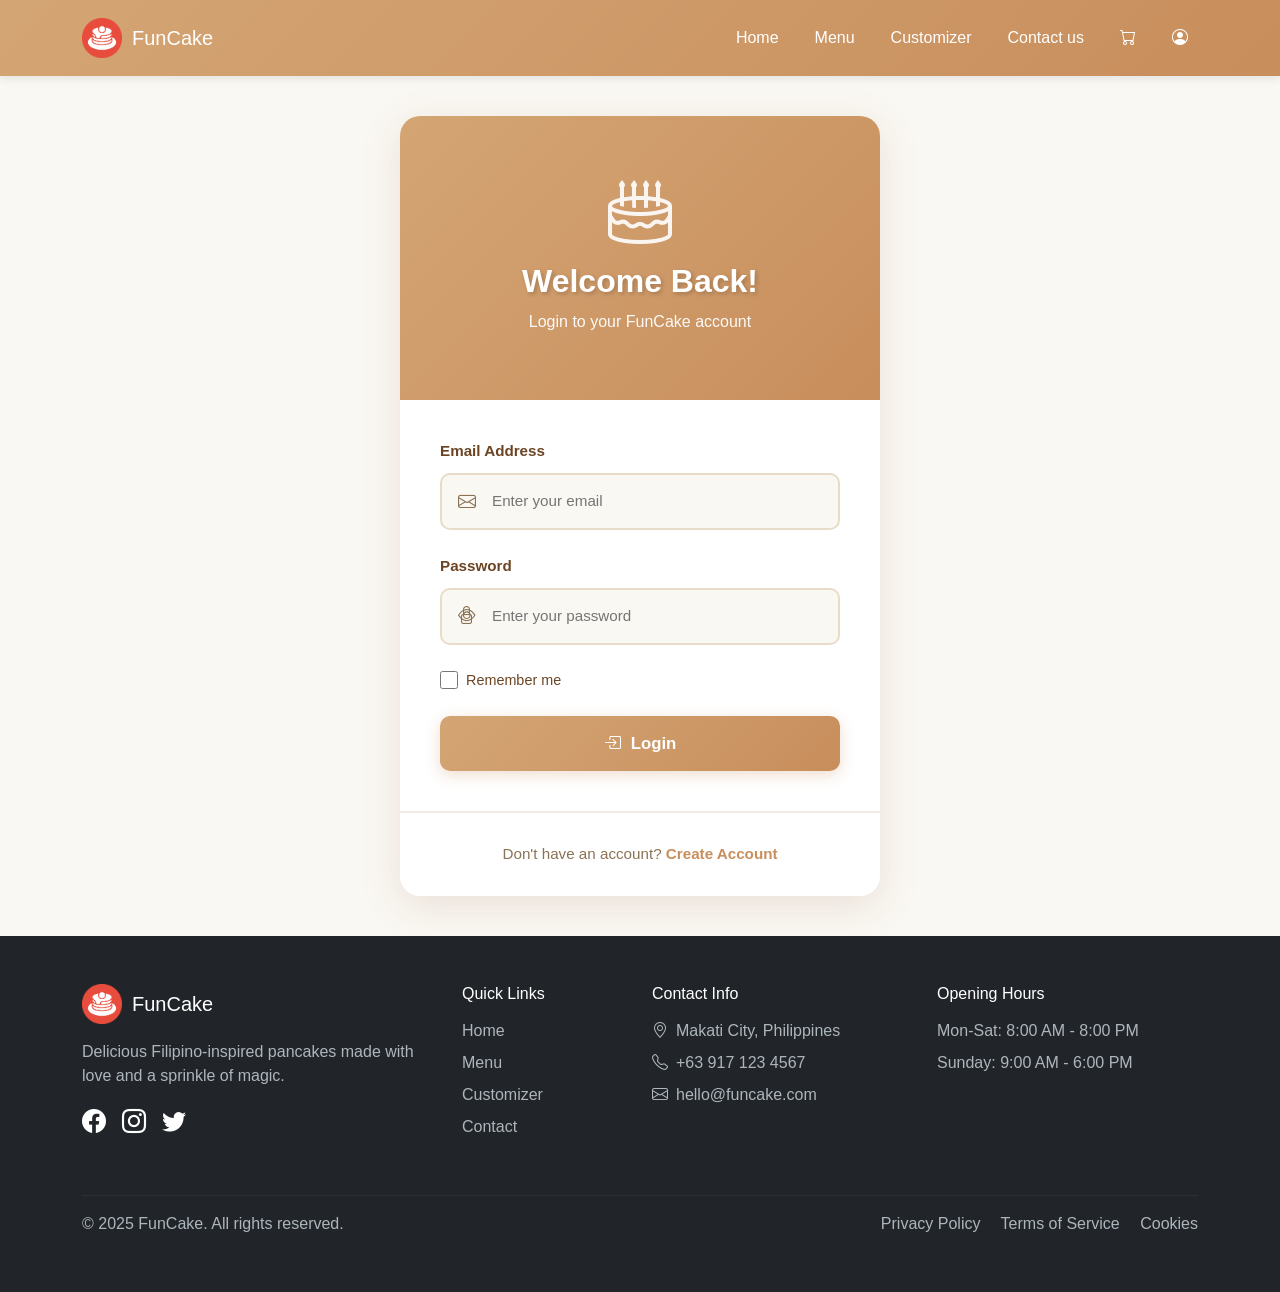
<file: account.html>
<!DOCTYPE html>
<html lang="en">
  <head>
    <meta charset="UTF-8" />
    <meta name="viewport" content="width=device-width, initial-scale=1.0" />
    <title>My Account - FunCake</title>
    <link
      href="https://cdn.jsdelivr.net/npm/bootstrap@5.2.3/dist/css/bootstrap.min.css"
      rel="stylesheet"
      integrity="sha384-rbsA2VBKQhggwzxH7pPCaAqO46MgnOM80zW1RWuH61DGLwZJEdK2Kadq2F9CUG65"
      crossorigin="anonymous"
    />
    <link
      rel="stylesheet"
      href="https://cdn.jsdelivr.net/npm/bootstrap-icons/font/bootstrap-icons.css"
    />
    <style>
      html,
      body {
        height: 100%;
        margin: 0;
        font-family: "Segoe UI", Tahoma, Geneva, Verdana, sans-serif;
      }

      body {
        display: flex;
        flex-direction: column;
        background-color: #faf8f3;
      }

      .content-wrapper {
        flex: 1 0 auto;
      }

      footer {
        flex-shrink: 0;
      }

      nav {
        background: linear-gradient(135deg, #d4a574 0%, #c88e5c 100%);
        box-shadow: 0 2px 10px rgba(0, 0, 0, 0.1);
      }

      .nav-link {
        color: white;
        border-radius: 5px;
        border: 2px solid transparent;
        font-weight: 500;
        position: relative;
      }

      .nav-link:hover {
        background-color: rgba(255, 255, 255, 0.2);
        border-color: rgba(255, 255, 255, 0.3);
        color: white;
      }

      .nav-link.active {
        background-color: rgba(255, 255, 255, 0.3);
      }

      .cart-badge {
        position: absolute;
        top: -8px;
        right: -8px;
        background: #dc3545;
        color: white;
        border-radius: 50%;
        width: 20px;
        height: 20px;
        display: flex;
        align-items: center;
        justify-content: center;
        font-size: 0.7rem;
        font-weight: bold;
      }

      /* Page Header */
      .page-header {
        background: linear-gradient(135deg, #d4a574 0%, #c88e5c 100%);
        padding: 60px 0 40px;
        color: white;
        margin-bottom: 50px;
      }

      .header-content {
        display: flex;
        align-items: center;
        gap: 25px;
      }

      .user-avatar {
        width: 100px;
        height: 100px;
        background: white;
        border-radius: 50%;
        display: flex;
        align-items: center;
        justify-content: center;
        font-size: 3rem;
        color: #c88e5c;
        box-shadow: 0 5px 20px rgba(0, 0, 0, 0.2);
      }

      .user-info h1 {
        font-size: 2.5rem;
        font-weight: bold;
        margin-bottom: 5px;
        text-shadow: 2px 2px 4px rgba(0, 0, 0, 0.2);
      }

      .user-info p {
        font-size: 1.1rem;
        opacity: 0.95;
        margin: 0;
      }

      /* Account Section */
      .account-section {
        padding: 0 0 80px;
      }

      .account-container {
        display: grid;
        grid-template-columns: 300px 1fr;
        gap: 40px;
      }

      /* Sidebar */
      .account-sidebar {
        background: white;
        border-radius: 20px;
        padding: 30px;
        box-shadow: 0 5px 20px rgba(139, 90, 60, 0.1);
        height: fit-content;
        position: sticky;
        top: 20px;
      }

      .sidebar-title {
        font-size: 1.3rem;
        font-weight: bold;
        color: #8b5a3c;
        margin-bottom: 20px;
        padding-bottom: 15px;
        border-bottom: 2px solid #d4a574;
      }

      .sidebar-menu {
        list-style: none;
        padding: 0;
        margin: 0;
      }

      .sidebar-menu li {
        margin-bottom: 10px;
      }

      .sidebar-menu a {
        display: flex;
        align-items: center;
        gap: 12px;
        padding: 12px 15px;
        color: #6b4423;
        text-decoration: none;
        border-radius: 10px;
        transition: all 0.3s;
        font-weight: 500;
      }

      .sidebar-menu a:hover {
        background: linear-gradient(135deg, #fff9f0 0%, #fef5e7 100%);
        color: #8b5a3c;
      }

      .sidebar-menu a.active {
        background: linear-gradient(135deg, #d4a574 0%, #c88e5c 100%);
        color: white;
      }

      .sidebar-menu i {
        font-size: 1.2rem;
      }

      .btn-logout {
        width: 100%;
        background: transparent;
        border: 2px solid #dc3545;
        color: #dc3545;
        padding: 12px;
        border-radius: 10px;
        font-weight: 600;
        cursor: pointer;
        transition: all 0.3s;
        margin-top: 20px;
      }

      .btn-logout:hover {
        background: #dc3545;
        color: white;
      }

      /* Main Content */
      .account-content {
        background: white;
        border-radius: 20px;
        padding: 40px;
        box-shadow: 0 5px 20px rgba(139, 90, 60, 0.1);
      }

      .content-section {
        display: none;
      }

      .content-section.active {
        display: block;
      }

      .section-title {
        font-size: 1.8rem;
        font-weight: bold;
        color: #8b5a3c;
        margin-bottom: 30px;
        padding-bottom: 15px;
        border-bottom: 3px solid #d4a574;
      }

      /* Profile Info */
      .profile-grid {
        display: grid;
        grid-template-columns: 1fr 1fr;
        gap: 25px;
        margin-bottom: 30px;
      }

      .info-item {
        padding: 20px;
        background: linear-gradient(135deg, #fff9f0 0%, #fef5e7 100%);
        border-radius: 12px;
      }

      .info-label {
        font-size: 0.85rem;
        color: #8b7355;
        margin-bottom: 5px;
        font-weight: 600;
        text-transform: uppercase;
      }

      .info-value {
        font-size: 1.1rem;
        color: #6b4423;
        font-weight: 600;
      }

      /* Orders */
      .orders-filter {
        display: flex;
        gap: 10px;
        margin-bottom: 25px;
        flex-wrap: wrap;
      }

      .filter-btn {
        padding: 10px 20px;
        border: 2px solid #e8dcc8;
        background: white;
        color: #6b4423;
        border-radius: 25px;
        cursor: pointer;
        transition: all 0.3s;
        font-weight: 600;
        font-size: 0.9rem;
      }

      .filter-btn:hover {
        border-color: #d4a574;
        background: linear-gradient(135deg, #fff9f0 0%, #fef5e7 100%);
      }

      .filter-btn.active {
        background: linear-gradient(135deg, #d4a574 0%, #c88e5c 100%);
        color: white;
        border-color: #c88e5c;
      }

      .order-card {
        border: 2px solid #e8dcc8;
        border-radius: 15px;
        padding: 25px;
        margin-bottom: 20px;
        transition: all 0.3s;
      }

      .order-card:hover {
        border-color: #d4a574;
        box-shadow: 0 5px 15px rgba(139, 90, 60, 0.1);
      }

      .order-header {
        display: flex;
        justify-content: space-between;
        align-items: center;
        margin-bottom: 20px;
        padding-bottom: 15px;
        border-bottom: 1px solid #f0ebe3;
      }

      .order-id {
        font-size: 1.1rem;
        font-weight: 600;
        color: #8b5a3c;
      }

      .order-date {
        color: #8b7355;
        font-size: 0.9rem;
      }

      .order-status {
        padding: 6px 15px;
        border-radius: 20px;
        font-size: 0.85rem;
        font-weight: 600;
        text-transform: uppercase;
      }

      .status-completed {
        background: #e8f5e9;
        color: #2e7d32;
      }

      .status-pending {
        background: #fff3e0;
        color: #f57c00;
      }

      .status-processing {
        background: #e3f2fd;
        color: #1976d2;
      }

      .status-cancelled {
        background: #ffebee;
        color: #c62828;
      }

      .order-items {
        margin-bottom: 15px;
      }

      .order-item {
        display: flex;
        align-items: center;
        gap: 15px;
        padding: 10px 0;
      }

      .order-item-image {
        width: 60px;
        height: 60px;
        object-fit: cover;
        border-radius: 8px;
      }

      .order-item-details {
        flex: 1;
      }

      .order-item-name {
        font-weight: 600;
        color: #6b4423;
        margin-bottom: 3px;
      }

      .order-item-qty {
        font-size: 0.9rem;
        color: #8b7355;
      }

      .order-item-price {
        font-weight: 600;
        color: #c88e5c;
      }

      .order-footer {
        display: flex;
        justify-content: space-between;
        align-items: center;
        padding-top: 15px;
        border-top: 1px solid #f0ebe3;
      }

      .order-total {
        font-size: 1.3rem;
        font-weight: bold;
        color: #8b5a3c;
      }

      .btn-reorder {
        background: linear-gradient(135deg, #d4a574 0%, #c88e5c 100%);
        border: none;
        color: white;
        padding: 10px 25px;
        border-radius: 25px;
        font-weight: 600;
        cursor: pointer;
        transition: all 0.3s;
      }

      .btn-reorder:hover {
        background: linear-gradient(135deg, #c88e5c 0%, #b67d4a 100%);
        transform: translateY(-2px);
      }

      .empty-state {
        text-align: center;
        padding: 60px 20px;
        color: #8b7355;
      }

      .empty-state i {
        font-size: 4rem;
        margin-bottom: 20px;
        opacity: 0.5;
      }

      .empty-state h3 {
        color: #8b5a3c;
        margin-bottom: 10px;
      }

      @media (max-width: 1024px) {
        .account-container {
          grid-template-columns: 1fr;
        }

        .account-sidebar {
          position: static;
        }

        .profile-grid {
          grid-template-columns: 1fr;
        }
      }

      @media (max-width: 768px) {
        .header-content {
          flex-direction: column;
          text-align: center;
        }

        .user-info h1 {
          font-size: 2rem;
        }

        .account-content {
          padding: 25px;
        }

        .order-header {
          flex-direction: column;
          align-items: flex-start;
          gap: 10px;
        }
      }
    </style>
  </head>
  <body>
    <div class="content-wrapper">
      <!-- nav bar -->
      <nav class="navbar navbar-expand-lg bg-body-tertiary p-3">
        <div class="container">
          <div class="d-flex align-items-center">
            <img
              src="funcake-logo.png"
              alt="FunCake Logo"
              style="height: 40px; margin-right: 10px"
            />
            <a class="navbar-brand mb-0 h1 text-white" href="index.html"
              >FunCake</a
            >
          </div>
          <button
            class="navbar-toggler"
            type="button"
            data-bs-toggle="collapse"
            data-bs-target="#navbarNavAltMarkup"
            aria-controls="navbarNavAltMarkup"
            aria-expanded="false"
            aria-label="Toggle navigation"
          >
            <span class="navbar-toggler-icon"></span>
          </button>
          <div class="collapse navbar-collapse" id="navbarNavAltMarkup">
            <div class="navbar-nav ms-auto d-flex gap-3">
              <a class="nav-link text-white" href="index.html">Home</a>
              <a class="nav-link text-white" href="menu.html">Menu</a>
              <a class="nav-link text-white" href="customizer.html"
                >Customizer</a
              >
              <a class="nav-link text-white" href="contactus.html">Contact us</a>
              <a class="nav-link bi bi-cart text-white" href="checkout.html" style="position: relative">
                <span class="cart-badge" id="cartBadge" style="display: none">0</span>
                  </a>
                  <a class="nav-link text-white" href="#" id="accountLink" style="position: relative">
                    <i class="bi bi-person-circle"></i>
                  </a>
            </div>
          </div>
        </div>
      </nav>

      <!-- Page Header -->
      <section class="page-header">
        <div class="container">
          <div class="header-content">
            <div class="user-avatar">
              <i class="bi bi-person-fill"></i>
            </div>
            <div class="user-info">
              <h1 id="userName">Welcome Back!</h1>
              <p id="userEmail">user@funcake.com</p>
            </div>
          </div>
        </div>
      </section>

      <!-- Account Section -->
      <section class="account-section">
        <div class="container">
          <div class="account-container">
            <!-- Sidebar -->
            <div class="account-sidebar">
              <h3 class="sidebar-title">My Account</h3>
              <ul class="sidebar-menu">
                <li>
                  <a href="#" class="menu-link active" data-section="profile">
                    <i class="bi bi-person"></i>
                    <span>Profile</span>
                  </a>
                </li>
                <li>
                  <a href="#" class="menu-link" data-section="orders">
                    <i class="bi bi-bag-check"></i>
                    <span>My Orders</span>
                  </a>
                </li>
                <li>
                  <a href="#" class="menu-link" data-section="settings">
                    <i class="bi bi-gear"></i>
                    <span>Settings</span>
                  </a>
                </li>
              </ul>
              <button class="btn-logout" onclick="logout()">
                <i class="bi bi-box-arrow-right"></i> Logout
              </button>
            </div>

            <!-- Main Content -->
            <div class="account-content">
              <!-- Profile Section -->
              <div class="content-section active" id="profileSection">
                <h2 class="section-title">My Profile</h2>
                <div class="profile-grid">
                  <div class="info-item">
                    <div class="info-label">Full Name</div>
                    <div class="info-value" id="profileName">Loading...</div>
                  </div>
                  <div class="info-item">
                    <div class="info-label">Email Address</div>
                    <div class="info-value" id="profileEmail">Loading...</div>
                  </div>
                  <div class="info-item">
                    <div class="info-label">Phone Number</div>
                    <div class="info-value" id="profilePhone">Loading...</div>
                  </div>
                  <div class="info-item">
                    <div class="info-label">Address</div>
                    <div class="info-value" id="profileAddress">Loading...</div>
                  </div>
                  <div class="info-item">
                    <div class="info-label">Member Since</div>
                    <div class="info-value" id="profileCreated">Loading...</div>
                  </div>
                  <div class="info-item">
                    <div class="info-label">Total Orders</div>
                    <div class="info-value" id="profileOrders">0</div>
                  </div>
                </div>
              </div>

              <!-- Orders Section -->
              <div class="content-section" id="ordersSection">
                <h2 class="section-title">Order History</h2>
                
                <div class="orders-filter">
                  <button class="filter-btn active" data-filter="all">All Orders</button>
                  <button class="filter-btn" data-filter="completed">Completed</button>
                  <button class="filter-btn" data-filter="processing">Processing</button>
                  <button class="filter-btn" data-filter="pending">Pending</button>
                  <button class="filter-btn" data-filter="cancelled">Cancelled</button>
                </div>

                <div id="ordersContainer">
                  <!-- Orders will be loaded here -->
                </div>
              </div>

              <!-- Settings Section -->
              <div class="content-section" id="settingsSection">
                <h2 class="section-title">Account Settings</h2>
                <div class="empty-state">
                  <i class="bi bi-gear"></i>
                  <h3>Settings Coming Soon</h3>
                  <p>We're working on adding more customization options for your account.</p>
                </div>
              </div>
            </div>
          </div>
        </div>
      </section>
    </div>

    <!-- footer section -->
    <footer class="bg-dark text-white py-5">
      <div class="container">
        <div class="row">
          <div class="col-md-4 mb-4">
            <div class="d-flex align-items-center mb-3">
              <img src="funcake-logo.png" alt="FunCake Logo" style="height: 40px; margin-right: 10px" />
              <h5 class="mb-0 text-white">FunCake</h5>
            </div>
            <p style="color: #adb5bd">Delicious Filipino-inspired pancakes made with love and a sprinkle of magic.</p>
            <div class="d-flex gap-3">
              <a href="#" class="text-white" style="font-size: 1.5rem"><i class="bi bi-facebook"></i></a>
              <a href="#" class="text-white" style="font-size: 1.5rem"><i class="bi bi-instagram"></i></a>
              <a href="#" class="text-white" style="font-size: 1.5rem"><i class="bi bi-twitter"></i></a>
            </div>
          </div>
          
          <div class="col-md-2 mb-4">
            <h6 class="text-white mb-3">Quick Links</h6>
            <ul class="list-unstyled">
              <li class="mb-2"><a href="index.html" class="text-decoration-none" style="color: #adb5bd">Home</a></li>
              <li class="mb-2"><a href="menu.html" class="text-decoration-none" style="color: #adb5bd">Menu</a></li>
              <li class="mb-2"><a href="customizer.html" class="text-decoration-none" style="color: #adb5bd">Customizer</a></li>
              <li class="mb-2"><a href="contactus.html" class="text-decoration-none" style="color: #adb5bd">Contact</a></li>
            </ul>
          </div>
          
          <div class="col-md-3 mb-4">
            <h6 class="text-white mb-3">Contact Info</h6>
            <ul class="list-unstyled" style="color: #adb5bd">
              <li class="mb-2"><i class="bi bi-geo-alt me-2"></i>Makati City, Philippines</li>
              <li class="mb-2"><i class="bi bi-telephone me-2"></i>+63 917 123 4567</li>
              <li class="mb-2"><i class="bi bi-envelope me-2"></i>hello@funcake.com</li>
            </ul>
          </div>
          
          <div class="col-md-3 mb-4">
            <h6 class="text-white mb-3">Opening Hours</h6>
            <ul class="list-unstyled" style="color: #adb5bd">
              <li class="mb-2">Mon-Sat: 8:00 AM - 8:00 PM</li>
              <li class="mb-2">Sunday: 9:00 AM - 6:00 PM</li>
            </ul>
          </div>
        </div>
        
        <hr style="border-color: #495057">
        
        <div class="row">
          <div class="col-md-6 text-center text-md-start mb-2">
            <p class="mb-0" style="color: #adb5bd">&copy; 2025 FunCake. All rights reserved.</p>
          </div>
          <div class="col-md-6 text-center text-md-end">
            <a href="#" class="text-decoration-none me-3" style="color: #adb5bd">Privacy Policy</a>
            <a href="#" class="text-decoration-none me-3" style="color: #adb5bd">Terms of Service</a>
            <a href="#" class="text-decoration-none" style="color: #adb5bd">Cookies</a>
          </div>
        </div>
      </div>
    </footer>
    
    <script
      src="https://cdn.jsdelivr.net/npm/bootstrap@5.2.3/dist/js/bootstrap.bundle.min.js"
      integrity="sha384-kenU1KFdBIe4zVF0s0G1M5b4hcpxyD9F7jL+jjXkk+Q2h455rYXK/7HAuoJl+0I4"
      crossorigin="anonymous"
    ></script>

    <script>
      // Check if user is logged in -- commented out lang for now for demo purpose
      if (localStorage.getItem("funcakeLoggedIn") !== "true") {
        window.location.href = "login.html";
      }

      // Get user data
      const userEmail = localStorage.getItem("funcakeUserEmail");
      const userName = localStorage.getItem("funcakeUserName");
      const users = JSON.parse(localStorage.getItem("funcakeUsers") || "{}");
      const currentUser = users[userEmail];

      // Update header
      document.getElementById("userName").textContent = userName || "Welcome Back!";
      document.getElementById("userEmail").textContent = userEmail;

      // Update profile
      if (currentUser) {
        document.getElementById("profileName").textContent = currentUser.name;
        document.getElementById("profileEmail").textContent = userEmail;
        document.getElementById("profilePhone").textContent = currentUser.phone || "Not provided";
        document.getElementById("profileAddress").textContent = currentUser.address || "Not provided";
        
        const createdDate = new Date(currentUser.createdAt);
        document.getElementById("profileCreated").textContent = createdDate.toLocaleDateString();
      }

      // Load orders
      function loadOrders(filter = "all") {
        const orders = JSON.parse(localStorage.getItem("funcakeOrders") || "[]");
        const userOrders = orders.filter(order => order.email === userEmail);
        
        document.getElementById("profileOrders").textContent = userOrders.length;

        const container = document.getElementById("ordersContainer");

        if (userOrders.length === 0) {
          container.innerHTML = `
            <div class="empty-state">
              <i class="bi bi-bag-x"></i>
              <h3>No Orders Yet</h3>
              <p>Start your FunCake journey by placing your first order!</p>
              <a href="menu.html" class="btn-reorder" style="display: inline-block; text-decoration: none; margin-top: 20px;">
                Browse Menu
              </a>
            </div>
          `;
          return;
        }

        let filteredOrders = userOrders;
        if (filter !== "all") {
          filteredOrders = userOrders.filter(order => order.status === filter);
        }

        if (filteredOrders.length === 0) {
          container.innerHTML = `
            <div class="empty-state">
              <i class="bi bi-funnel"></i>
              <h3>No ${filter} Orders</h3>
              <p>You don't have any ${filter} orders at the moment.</p>
            </div>
          `;
          return;
        }

        let html = "";
        filteredOrders.reverse().forEach(order => {
          const orderDate = new Date(order.date);
          const statusClass = `status-${order.status}`;

          html += `
            <div class="order-card">
              <div class="order-header">
                <div>
                  <div class="order-id">Order #${order.id}</div>
                  <div class="order-date">${orderDate.toLocaleDateString()} at ${orderDate.toLocaleTimeString()}</div>
                </div>
                <span class="order-status ${statusClass}">${order.status}</span>
              </div>
              <div class="order-items">
          `;

          for (const [itemName, itemData] of Object.entries(order.cart)) {
            html += `
              <div class="order-item">
                <img src="${itemData.image}" alt="${itemName}" class="order-item-image" />
                <div class="order-item-details">
                  <div class="order-item-name">${itemName}</div>
                  <div class="order-item-qty">Quantity: ${itemData.quantity}</div>
                </div>
                <div class="order-item-price">₱${(itemData.price * itemData.quantity).toFixed(2)}</div>
              </div>
            `;
          }

          html += `
              </div>
              <div class="order-footer">
                <div class="order-total">Total: ${order.total}</div>
                <button class="btn-reorder" onclick="reorder('${order.id}')">
                  <i class="bi bi-arrow-clockwise"></i> Reorder
                </button>
              </div>
            </div>
          `;
        });

        container.innerHTML = html;
      }

      // Reorder function
      function reorder(orderId) {
        const orders = JSON.parse(localStorage.getItem("funcakeOrders") || "[]");
        const order = orders.find(o => o.id === orderId);
        
        if (order) {
          localStorage.setItem("funcakeCart", JSON.stringify(order.cart));
          window.location.href = "checkout.html";
        }
      }

      // Menu navigation
      document.querySelectorAll(".menu-link").forEach(link => {
        link.addEventListener("click", function(e) {
          e.preventDefault();
          
          document.querySelectorAll(".menu-link").forEach(l => l.classList.remove("active"));
          this.classList.add("active");
          
          document.querySelectorAll(".content-section").forEach(s => s.classList.remove("active"));
          
          const section = this.dataset.section;
          document.getElementById(section + "Section").classList.add("active");
          
          if (section === "orders") {
            loadOrders();
          }
        });
      });

      // Filter buttons
      document.querySelectorAll(".filter-btn").forEach(btn => {
        btn.addEventListener("click", function() {
          document.querySelectorAll(".filter-btn").forEach(b => b.classList.remove("active"));
          this.classList.add("active");
          loadOrders(this.dataset.filter);
        });
      });

      // Logout function
      function logout() {
        if (confirm("Are you sure you want to logout?")) {
          localStorage.removeItem("funcakeLoggedIn");
          localStorage.removeItem("funcakeUserEmail");
          localStorage.removeItem("funcakeUserName");
          window.location.href = "index.html";
        }
      }

      // Update cart badge
      function updateCartBadge() {
        const cart = JSON.parse(localStorage.getItem("funcakeCart") || "{}");
        const totalItems = Object.values(cart).reduce(
          (sum, item) => sum + item.quantity,
          0
        );
        const badge = document.getElementById("cartBadge");

        if (totalItems > 0) {
          badge.textContent = totalItems;
          badge.style.display = "flex";
        } else {
          badge.style.display = "none";
        }
      }

      // Initialize
      loadOrders();
      updateCartBadge();


      // added acript
      const accountLink = document.getElementById("accountLink");
      if (localStorage.getItem("funcakeLoggedIn") === "true") {
        accountLink.href = "account.html";
        accountLink.title = "My Account";
      } else {
        accountLink.href = "login.html";
        accountLink.title = "Login";
      }
    </script>
  </body>
</html>
</file>
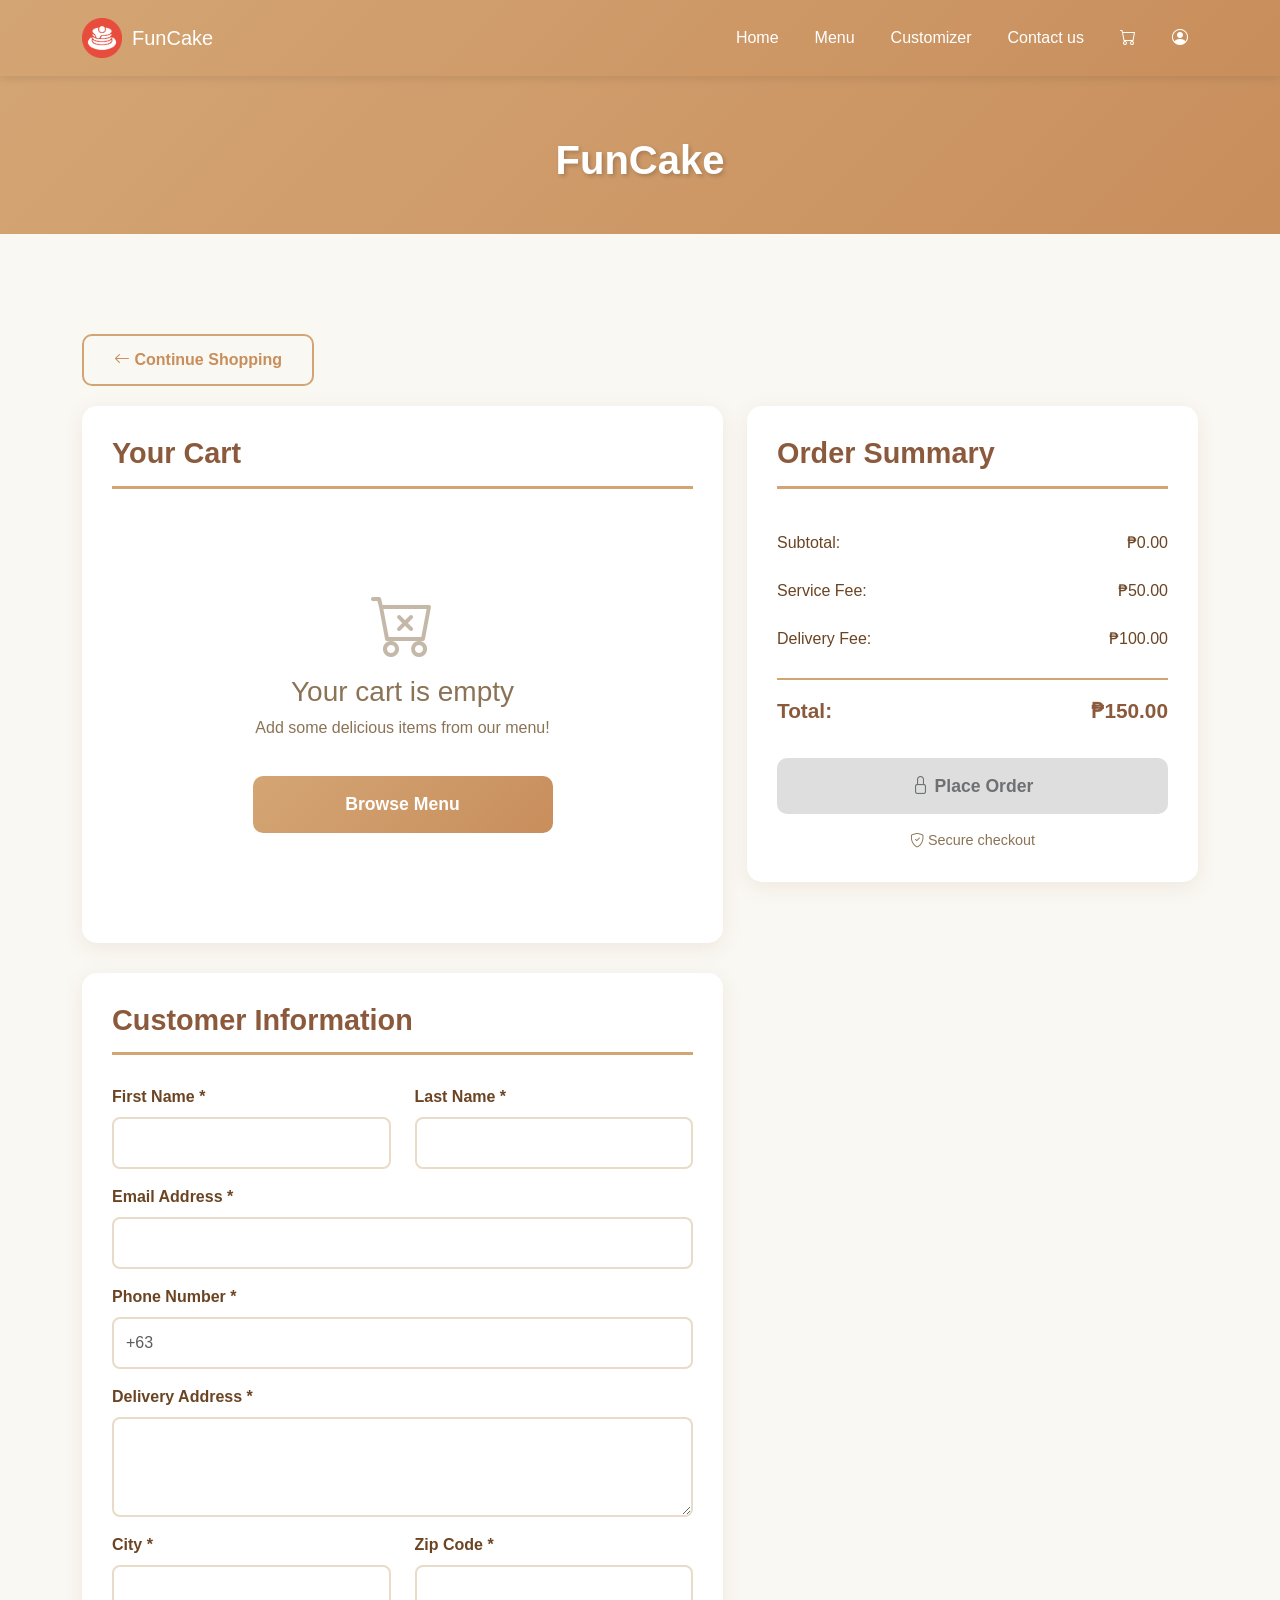
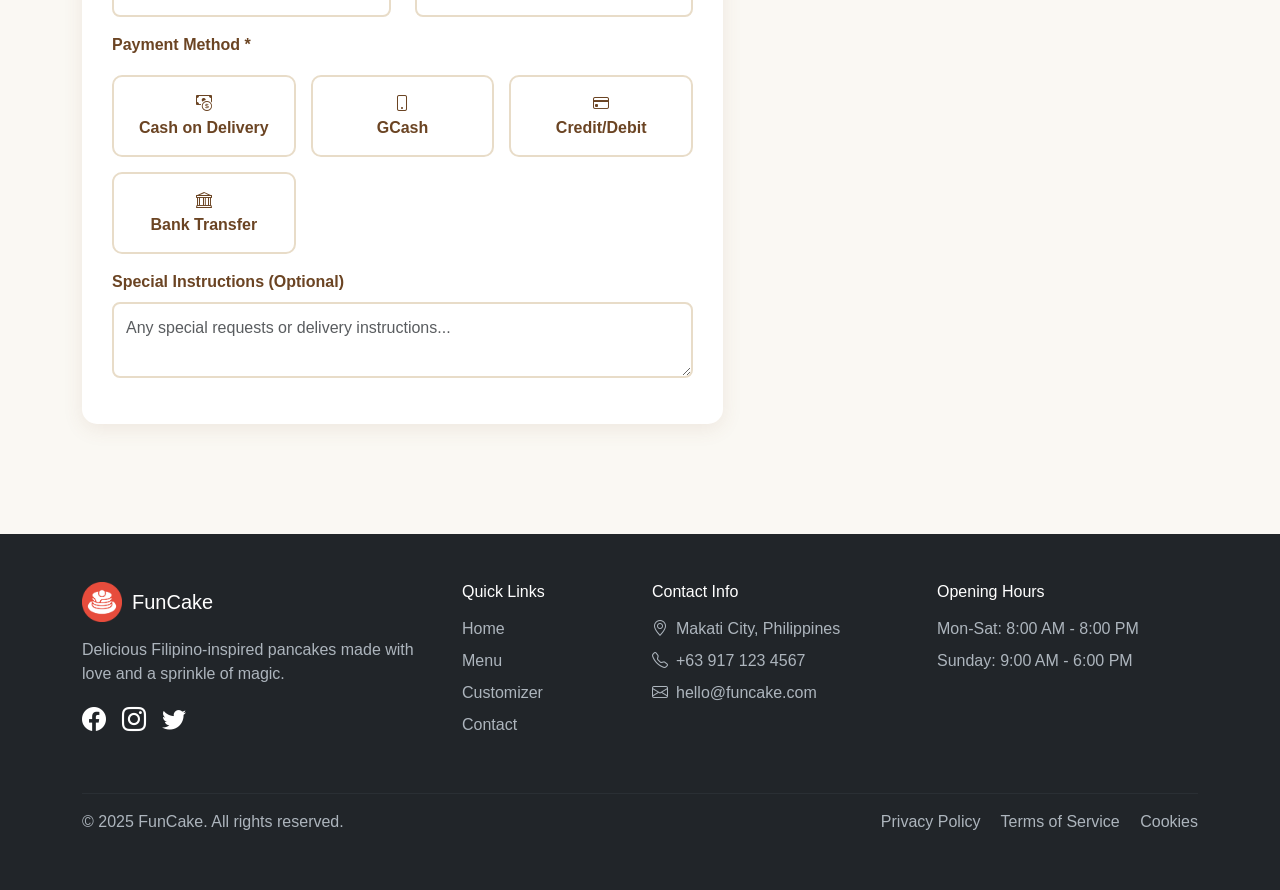
<file: checkout.html>
<!DOCTYPE html>
<html lang="en">
  <head>
    <meta charset="UTF-8" />
    <meta name="viewport" content="width=device-width, initial-scale=1.0" />
    <title>Checkout - FunCake</title>
    <link
      href="https://cdn.jsdelivr.net/npm/bootstrap@5.2.3/dist/css/bootstrap.min.css"
      rel="stylesheet"
      integrity="sha384-rbsA2VBKQhggwzxH7pPCaAqO46MgnOM80zW1RWuH61DGLwZJEdK2Kadq2F9CUG65"
      crossorigin="anonymous"
    />
    <link
      rel="stylesheet"
      href="https://cdn.jsdelivr.net/npm/bootstrap-icons/font/bootstrap-icons.css"
    />
    <style>
      html,
      body {
        height: 100%;
        margin: 0;
        font-family: "Segoe UI", Tahoma, Geneva, Verdana, sans-serif;
      }

      body {
        display: flex;
        flex-direction: column;
        background-color: #faf8f3;
      }

      .content-wrapper {
        flex: 1 0 auto;
      }

      footer {
        flex-shrink: 0;
      }

      nav {
        background: linear-gradient(135deg, #d4a574 0%, #c88e5c 100%);
        box-shadow: 0 2px 10px rgba(0, 0, 0, 0.1);
      }

      .nav-link {
        color: white;
        border-radius: 5px;
        border: 2px solid transparent;
        font-weight: 500;
      }

      .nav-link:hover {
        background-color: rgba(255, 255, 255, 0.2);
        border-color: rgba(255, 255, 255, 0.3);
        color: white;
      }

      /* Page Header */
      .page-header {
        background: linear-gradient(135deg, #d4a574 0%, #c88e5c 100%);
        padding: 60px 0 40px;
        text-align: center;
        color: white;
        margin-bottom: 60px;
      }

      .page-header h1 {
        font-size: 2.5rem;
        font-weight: bold;
        margin-bottom: 10px;
        text-shadow: 2px 2px 4px rgba(0, 0, 0, 0.2);
      }

      /* Checkout Section */
      .checkout-section {
        padding: 40px 0 80px;
      }

      .section-title {
        font-size: 1.8rem;
        font-weight: bold;
        color: #8b5a3c;
        margin-bottom: 30px;
        padding-bottom: 15px;
        border-bottom: 3px solid #d4a574;
      }

      /* Cart Items */
      .cart-container {
        background: white;
        border-radius: 15px;
        padding: 30px;
        box-shadow: 0 5px 20px rgba(139, 90, 60, 0.1);
        margin-bottom: 30px;
      }

      .cart-item {
        display: flex;
        align-items: center;
        padding: 20px 0;
        border-bottom: 1px solid #f0ebe3;
      }

      .cart-item:last-child {
        border-bottom: none;
      }

      .cart-item-image {
        width: 80px;
        height: 80px;
        object-fit: cover;
        border-radius: 10px;
        margin-right: 20px;
      }

      .cart-item-details {
        flex: 1;
      }

      .cart-item-name {
        font-size: 1.1rem;
        font-weight: 600;
        color: #6b4423;
        margin-bottom: 5px;
      }

      .cart-item-price {
        font-size: 1rem;
        color: #8b7355;
      }

      .cart-item-quantity {
        display: flex;
        align-items: center;
        gap: 10px;
        margin: 0 20px;
      }

      .qty-btn {
        background: #d4a574;
        border: none;
        color: white;
        width: 30px;
        height: 30px;
        border-radius: 5px;
        cursor: pointer;
        font-weight: bold;
        transition: all 0.3s;
      }

      .qty-btn:hover {
        background: #c88e5c;
      }

      .qty-display {
        font-weight: 600;
        color: #6b4423;
        min-width: 30px;
        text-align: center;
      }

      .cart-item-total {
        font-size: 1.2rem;
        font-weight: bold;
        color: #c88e5c;
        min-width: 100px;
        text-align: right;
      }

      .remove-btn {
        background: none;
        border: none;
        color: #dc3545;
        font-size: 1.2rem;
        cursor: pointer;
        margin-left: 15px;
        transition: all 0.3s;
      }

      .remove-btn:hover {
        color: #a71d2a;
        transform: scale(1.2);
      }

      .empty-cart {
        text-align: center;
        padding: 60px 20px;
        color: #8b7355;
      }

      .empty-cart i {
        font-size: 4rem;
        margin-bottom: 20px;
        opacity: 0.5;
      }

      /* Order Summary */
      .order-summary {
        background: white;
        border-radius: 15px;
        padding: 30px;
        box-shadow: 0 5px 20px rgba(139, 90, 60, 0.1);
        position: sticky;
        top: 20px;
      }

      .summary-row {
        display: flex;
        justify-content: space-between;
        padding: 12px 0;
        color: #6b4423;
      }

      .summary-row.total {
        border-top: 2px solid #d4a574;
        margin-top: 15px;
        padding-top: 15px;
        font-size: 1.3rem;
        font-weight: bold;
        color: #8b5a3c;
      }

      /* Customer Form */
      .customer-form {
        background: white;
        border-radius: 15px;
        padding: 30px;
        box-shadow: 0 5px 20px rgba(139, 90, 60, 0.1);
        margin-bottom: 30px;
      }

      .form-label {
        font-weight: 600;
        color: #6b4423;
        margin-bottom: 8px;
      }

      .form-control,
      .form-select {
        border: 2px solid #e8dcc8;
        border-radius: 8px;
        padding: 12px;
        transition: all 0.3s;
      }

      .form-control:focus,
      .form-select:focus {
        border-color: #d4a574;
        box-shadow: 0 0 0 0.2rem rgba(212, 165, 116, 0.25);
      }

      .payment-options {
        display: grid;
        grid-template-columns: repeat(auto-fit, minmax(150px, 1fr));
        gap: 15px;
        margin-top: 10px;
      }

      .payment-option {
        position: relative;
      }

      .payment-option input[type="radio"] {
        display: none;
      }

      .payment-label {
        display: block;
        padding: 15px;
        border: 2px solid #e8dcc8;
        border-radius: 10px;
        text-align: center;
        cursor: pointer;
        transition: all 0.3s;
        font-weight: 600;
        color: #6b4423;
      }

      .payment-option input[type="radio"]:checked + .payment-label {
        border-color: #d4a574;
        background: linear-gradient(135deg, #fff9f0 0%, #fef5e7 100%);
        color: #8b5a3c;
      }

      .payment-label:hover {
        border-color: #d4a574;
      }

      /* Checkout Button */
      .btn-checkout {
        background: linear-gradient(135deg, #d4a574 0%, #c88e5c 100%);
        border: none;
        color: white;
        padding: 15px;
        border-radius: 10px;
        font-weight: 600;
        font-size: 1.1rem;
        width: 100%;
        transition: all 0.3s ease;
        margin-top: 20px;
      }

      .btn-checkout:hover {
        background: linear-gradient(135deg, #c88e5c 0%, #b67d4a 100%);
        transform: translateY(-2px);
        box-shadow: 0 6px 20px rgba(200, 142, 92, 0.4);
        color: white;
      }

      .btn-checkout:disabled {
        background: #ccc;
        cursor: not-allowed;
        transform: none;
      }

      .btn-continue-shopping {
        background: transparent;
        border: 2px solid #d4a574;
        color: #c88e5c;
        padding: 12px 30px;
        border-radius: 10px;
        font-weight: 600;
        transition: all 0.3s ease;
        text-decoration: none;
        display: inline-block;
        margin-bottom: 20px;
      }

      .btn-continue-shopping:hover {
        background: #d4a574;
        color: white;
      }

      @media (max-width: 768px) {
        .cart-item {
          flex-direction: column;
          align-items: flex-start;
        }

        .cart-item-image {
          margin-bottom: 15px;
        }

        .cart-item-quantity {
          margin: 15px 0;
        }

        .cart-item-total {
          text-align: left;
        }

        .order-summary {
          position: static;
          margin-top: 30px;
        }
      }
    </style>
  </head>
  <body>
    <div class="content-wrapper">
      <!-- nav bar -->
      <nav class="navbar navbar-expand-lg bg-body-tertiary p-3">
        <div class="container">
          <div class="d-flex align-items-center">
            <img
              src="funcake-logo.png"
              alt="FunCake Logo"
              style="height: 40px; margin-right: 10px"
            />
            <a class="navbar-brand mb-0 h1 text-white" href="index.html"
              >FunCake</a
            >
          </div>
          <button
            class="navbar-toggler"
            type="button"
            data-bs-toggle="collapse"
            data-bs-target="#navbarNavAltMarkup"
            aria-controls="navbarNavAltMarkup"
            aria-expanded="false"
            aria-label="Toggle navigation"
          >
            <span class="navbar-toggler-icon"></span>
          </button>
          <div class="collapse navbar-collapse" id="navbarNavAltMarkup">
            <div class="navbar-nav ms-auto d-flex gap-3">
            <a class="nav-link text-white" href="index.html">Home</a>
            <a class="nav-link text-white" href="menu.html">Menu</a>
            <a class="nav-link text-white" href="customizer.html"
              >Customizer</a
            >
            <a class="nav-link text-white" href="contactus.html">Contact us</a>
            <a class="nav-link bi bi-cart text-white" href="checkout.html" style="position: relative">
              <span class="cart-badge" id="cartBadge" style="display: none">0</span>
                </a>
                <a class="nav-link text-white" href="#" id="accountLink" style="position: relative">
                  <i class="bi bi-person-circle"></i>
                </a>
          </div>
        </div>
      </nav>

      <!-- Page Header -->
      <section class="page-header">
        <div class="container">
          <h1>FunCake</h1>
        </div>
      </section>

      <!-- Checkout Section -->
      <section class="checkout-section">
        <div class="container">
          <a href="menu.html" class="btn-continue-shopping">
            <i class="bi bi-arrow-left"></i> Continue Shopping
          </a>

          <div class="row">
            <!-- Left Column: Cart & Form -->
            <div class="col-lg-7">
              <!-- Cart Items -->
              <div class="cart-container">
                <h2 class="section-title">Your Cart</h2>
                <div id="cartItems">
                  <!-- Cart items will be inserted here -->
                </div>
              </div>

              <!-- Customer Information Form -->
              <div class="customer-form">
                <h2 class="section-title">Customer Information</h2>
                <form id="customerForm">
                  <div class="row">
                    <div class="col-md-6 mb-3">
                      <label for="firstName" class="form-label"
                        >First Name *</label
                      >
                      <input
                        type="text"
                        class="form-control"
                        id="firstName"
                        required
                      />
                    </div>
                    <div class="col-md-6 mb-3">
                      <label for="lastName" class="form-label"
                        >Last Name *</label
                      >
                      <input
                        type="text"
                        class="form-control"
                        id="lastName"
                        required
                      />
                    </div>
                  </div>

                  <div class="mb-3">
                    <label for="email" class="form-label"
                      >Email Address *</label
                    >
                    <input
                      type="email"
                      class="form-control"
                      id="email"
                      required
                    />
                  </div>

                  <div class="mb-3">
                    <label for="phone" class="form-label">Phone Number *</label>
                    <input
                      type="tel"
                      class="form-control"
                      id="phone"
                      placeholder="+63"
                      required
                    />
                  </div>

                  <div class="mb-3">
                    <label for="address" class="form-label"
                      >Delivery Address *</label
                    >
                    <textarea
                      class="form-control"
                      id="address"
                      rows="3"
                      required
                    ></textarea>
                  </div>

                  <div class="row">
                    <div class="col-md-6 mb-3">
                      <label for="city" class="form-label">City *</label>
                      <input
                        type="text"
                        class="form-control"
                        id="city"
                        required
                      />
                    </div>
                    <div class="col-md-6 mb-3">
                      <label for="zipcode" class="form-label">Zip Code *</label>
                      <input
                        type="text"
                        class="form-control"
                        id="zipcode"
                        required
                      />
                    </div>
                  </div>

                  <div class="mb-3">
                    <label class="form-label">Payment Method *</label>
                    <div class="payment-options">
                      <div class="payment-option">
                        <input
                          type="radio"
                          id="cod"
                          name="payment"
                          value="cod"
                          required
                        />
                        <label for="cod" class="payment-label">
                          <i class="bi bi-cash-coin"></i><br />
                          Cash on Delivery
                        </label>
                      </div>
                      <div class="payment-option">
                        <input
                          type="radio"
                          id="gcash"
                          name="payment"
                          value="gcash"
                        />
                        <label for="gcash" class="payment-label">
                          <i class="bi bi-phone"></i><br />
                          GCash
                        </label>
                      </div>
                      <div class="payment-option">
                        <input
                          type="radio"
                          id="card"
                          name="payment"
                          value="card"
                        />
                        <label for="card" class="payment-label">
                          <i class="bi bi-credit-card"></i><br />
                          Credit/Debit
                        </label>
                      </div>
                      <div class="payment-option">
                        <input
                          type="radio"
                          id="bank"
                          name="payment"
                          value="bank"
                        />
                        <label for="bank" class="payment-label">
                          <i class="bi bi-bank"></i><br />
                          Bank Transfer
                        </label>
                      </div>
                    </div>
                  </div>

                  <div class="mb-3">
                    <label for="notes" class="form-label"
                      >Special Instructions (Optional)</label
                    >
                    <textarea
                      class="form-control"
                      id="notes"
                      rows="2"
                      placeholder="Any special requests or delivery instructions..."
                    ></textarea>
                  </div>
                </form>
              </div>
            </div>

            <!-- Right Column: Order Summary -->
            <div class="col-lg-5">
              <div class="order-summary">
                <h2 class="section-title">Order Summary</h2>

                <div class="summary-row">
                  <span>Subtotal:</span>
                  <span id="subtotal">₱0.00</span>
                </div>

                <div class="summary-row">
                  <span>Service Fee:</span>
                  <span id="serviceFee">₱50.00</span>
                </div>

                <div class="summary-row">
                  <span>Delivery Fee:</span>
                  <span id="deliveryFee">₱100.00</span>
                </div>

                <div class="summary-row total">
                  <span>Total:</span>
                  <span id="total">₱0.00</span>
                </div>

                <button
                  type="button"
                  class="btn btn-checkout"
                  id="checkoutBtn"
                  onclick="processCheckout()"
                >
                  <i class="bi bi-lock"></i> Place Order
                </button>

                <div
                  class="text-center mt-3"
                  style="color: #8b7355; font-size: 0.9rem"
                >
                  <i class="bi bi-shield-check"></i> Secure checkout
                </div>
              </div>
            </div>
          </div>
        </div>
      </section>
    </div>

    <!-- footer section -->
    <footer class="bg-dark text-white py-5">
      <div class="container">
        <div class="row">
          <div class="col-md-4 mb-4">
            <div class="d-flex align-items-center mb-3">
              <img src="funcake-logo.png" alt="FunCake Logo" style="height: 40px; margin-right: 10px" />
              <h5 class="mb-0 text-white">FunCake</h5>
            </div>
            <p style="color: #adb5bd">Delicious Filipino-inspired pancakes made with love and a sprinkle of magic.</p>
            <div class="d-flex gap-3">
              <a href="#" class="text-white" style="font-size: 1.5rem"><i class="bi bi-facebook"></i></a>
              <a href="#" class="text-white" style="font-size: 1.5rem"><i class="bi bi-instagram"></i></a>
              <a href="#" class="text-white" style="font-size: 1.5rem"><i class="bi bi-twitter"></i></a>
            </div>
          </div>
          
          <div class="col-md-2 mb-4">
            <h6 class="text-white mb-3">Quick Links</h6>
            <ul class="list-unstyled">
              <li class="mb-2"><a href="index.html" class="text-decoration-none" style="color: #adb5bd">Home</a></li>
              <li class="mb-2"><a href="menu.html" class="text-decoration-none" style="color: #adb5bd">Menu</a></li>
              <li class="mb-2"><a href="customizer.html" class="text-decoration-none" style="color: #adb5bd">Customizer</a></li>
              <li class="mb-2"><a href="contactus.html" class="text-decoration-none" style="color: #adb5bd">Contact</a></li>
            </ul>
          </div>
          
          <div class="col-md-3 mb-4">
            <h6 class="text-white mb-3">Contact Info</h6>
            <ul class="list-unstyled" style="color: #adb5bd">
              <li class="mb-2"><i class="bi bi-geo-alt me-2"></i>Makati City, Philippines</li>
              <li class="mb-2"><i class="bi bi-telephone me-2"></i>+63 917 123 4567</li>
              <li class="mb-2"><i class="bi bi-envelope me-2"></i>hello@funcake.com</li>
            </ul>
          </div>
          
          <div class="col-md-3 mb-4">
            <h6 class="text-white mb-3">Opening Hours</h6>
            <ul class="list-unstyled" style="color: #adb5bd">
              <li class="mb-2">Mon-Sat: 8:00 AM - 8:00 PM</li>
              <li class="mb-2">Sunday: 9:00 AM - 6:00 PM</li>
            </ul>
          </div>
        </div>
        
        <hr style="border-color: #495057">
        
        <div class="row">
          <div class="col-md-6 text-center text-md-start mb-2">
            <p class="mb-0" style="color: #adb5bd">&copy; 2025 FunCake. All rights reserved.</p>
          </div>
          <div class="col-md-6 text-center text-md-end">
            <a href="#" class="text-decoration-none me-3" style="color: #adb5bd">Privacy Policy</a>
            <a href="#" class="text-decoration-none me-3" style="color: #adb5bd">Terms of Service</a>
            <a href="#" class="text-decoration-none" style="color: #adb5bd">Cookies</a>
          </div>
        </div>
      </div>
    </footer>

    <script
      src="https://cdn.jsdelivr.net/npm/bootstrap@5.2.3/dist/js/bootstrap.bundle.min.js"
      integrity="sha384-kenU1KFdBIe4zVF0s0G1M5b4hcpxyD9F7jL+jjXkk+Q2h455rYXK/7HAuoJl+0I4"
      crossorigin="anonymous"
    ></script>

    <script>
      // Cart management
      let cart = {};

      // Load cart from localStorage (matches menu.html structure)
      function loadCart() {
        const savedCart = window.localStorage.getItem("funcakeCart");
        if (savedCart) {
          cart = JSON.parse(savedCart);
        }
        updateCart();
      }

      // Save cart to localStorage
      function saveCart() {
        window.localStorage.setItem("funcakeCart", JSON.stringify(cart));
      }

      // Update quantity
      function updateQuantity(itemName, change) {
        if (cart[itemName]) {
          cart[itemName].quantity += change;
          if (cart[itemName].quantity <= 0) {
            delete cart[itemName];
          }
          saveCart();
          updateCart();
        }
      }

      // Remove item
      function removeItem(itemName) {
        delete cart[itemName];
        saveCart();
        updateCart();
      }

      // Update cart display
      function updateCart() {
        const cartContainer = document.getElementById("cartItems");

        if (Object.keys(cart).length === 0) {
          cartContainer.innerHTML = `
            <div class="empty-cart">
              <i class="bi bi-cart-x"></i>
              <h3>Your cart is empty</h3>
              <p>Add some delicious items from our menu!</p>
              <a href="menu.html" class="btn btn-checkout" style="max-width: 300px; margin: 20px auto;">
                Browse Menu
              </a>
            </div>
          `;
          updateSummary(0);
          document.getElementById("checkoutBtn").disabled = true;
          return;
        }

        document.getElementById("checkoutBtn").disabled = false;

        let html = "";
        let subtotal = 0;

        for (const [itemName, itemData] of Object.entries(cart)) {
          const price = itemData.price;
          const quantity = itemData.quantity;
          const image = itemData.image;
          const itemTotal = price * quantity;
          subtotal += itemTotal;

          html += `
            <div class="cart-item">
              <img src="${image}" alt="${itemName}" class="cart-item-image" />
              <div class="cart-item-details">
                <div class="cart-item-name">${itemName}</div>
                <div class="cart-item-price">₱${price.toFixed(2)}</div>
              </div>
              <div class="cart-item-quantity">
                <button class="qty-btn" onclick="updateQuantity('${itemName}', -1)">-</button>
                <span class="qty-display">${quantity}</span>
                <button class="qty-btn" onclick="updateQuantity('${itemName}', 1)">+</button>
              </div>
              <div class="cart-item-total">₱${itemTotal.toFixed(2)}</div>
              <button class="remove-btn" onclick="removeItem('${itemName}')">
                <i class="bi bi-trash"></i>
              </button>
            </div>
          `;
        }

        cartContainer.innerHTML = html;
        updateSummary(subtotal);
      }

      // Format number with commas for thousands
      function formatCurrency(amount) {
        return amount.toFixed(2).replace(/\B(?=(\d{3})+(?!\d))/g, ",");
      }

      // Update order summary
      function updateSummary(subtotal) {
        const serviceFee = 50;
        const deliveryFee = 100;
        const total = subtotal + serviceFee + deliveryFee;

        document.getElementById("subtotal").textContent = `₱${formatCurrency(
          subtotal
        )}`;
        document.getElementById("serviceFee").textContent = `₱${formatCurrency(
          serviceFee
        )}`;
        document.getElementById("deliveryFee").textContent = `₱${formatCurrency(
          deliveryFee
        )}`;
        document.getElementById("total").textContent = `₱${formatCurrency(
          total
        )}`;
      }

      // Process checkout
      // Process checkout
      function processCheckout() {
        const form = document.getElementById("customerForm");

        if (!form.checkValidity()) {
          form.reportValidity();
          return;
        }

        if (Object.keys(cart).length === 0) {
          alert("Your cart is empty!");
          return;
        }

        // Get form data
        const formData = {
          id: "ORD" + Date.now(),
          firstName: document.getElementById("firstName").value,
          lastName: document.getElementById("lastName").value,
          email: document.getElementById("email").value,
          phone: document.getElementById("phone").value,
          address: document.getElementById("address").value,
          city: document.getElementById("city").value,
          zipcode: document.getElementById("zipcode").value,
          payment: document.querySelector('input[name="payment"]:checked').value,
          notes: document.getElementById("notes").value,
          cart: cart,
          total: document.getElementById("total").textContent,
          date: new Date().toISOString(),
          status: "pending"
        };

        // Save order to localStorage
        const orders = JSON.parse(localStorage.getItem("funcakeOrders") || "[]");
        orders.push(formData);
        localStorage.setItem("funcakeOrders", JSON.stringify(orders));

        console.log("Order placed:", formData);

        // Show success message
        alert(
          `Thank you for your order, ${formData.firstName}!\n\nOrder ID: ${formData.id}\nTotal: ${formData.total}\n\nWe'll contact you shortly to confirm your delivery.`
        );

        // Clear cart
        cart = {};
        saveCart();
        updateCart();

        // Reset form
        form.reset();

        // Redirect based on login status
        setTimeout(() => {
          if (localStorage.getItem("funcakeLoggedIn") === "true") {
            window.location.href = "account.html";
          } else {
            window.location.href = "index.html";
          }
        }, 2000);
      }

      // Initialize page
      loadCart();


      // added acript
      const accountLink = document.getElementById("accountLink");
      if (localStorage.getItem("funcakeLoggedIn") === "true") {
        accountLink.href = "account.html";
        accountLink.title = "My Account";
      } else {
        accountLink.href = "login.html";
        accountLink.title = "Login";
      }
    </script>
  </body>
</html>
</file>
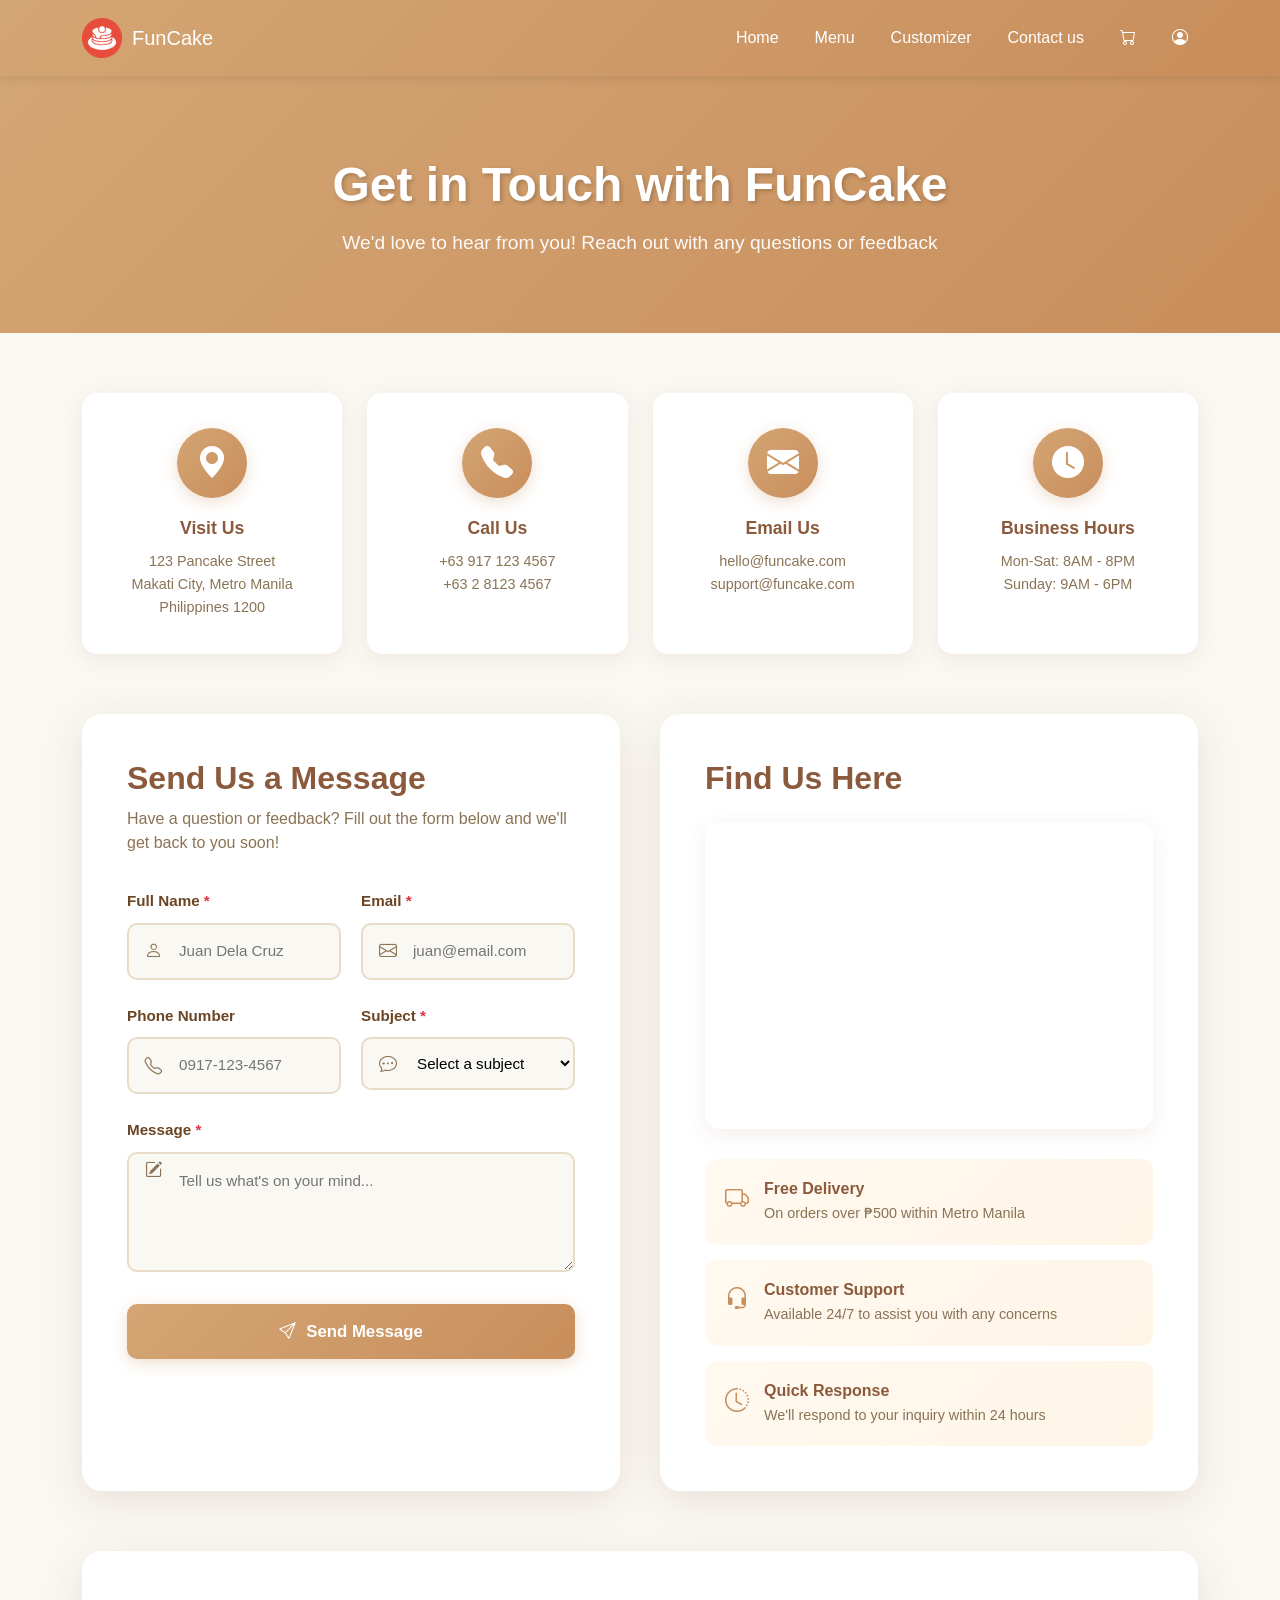
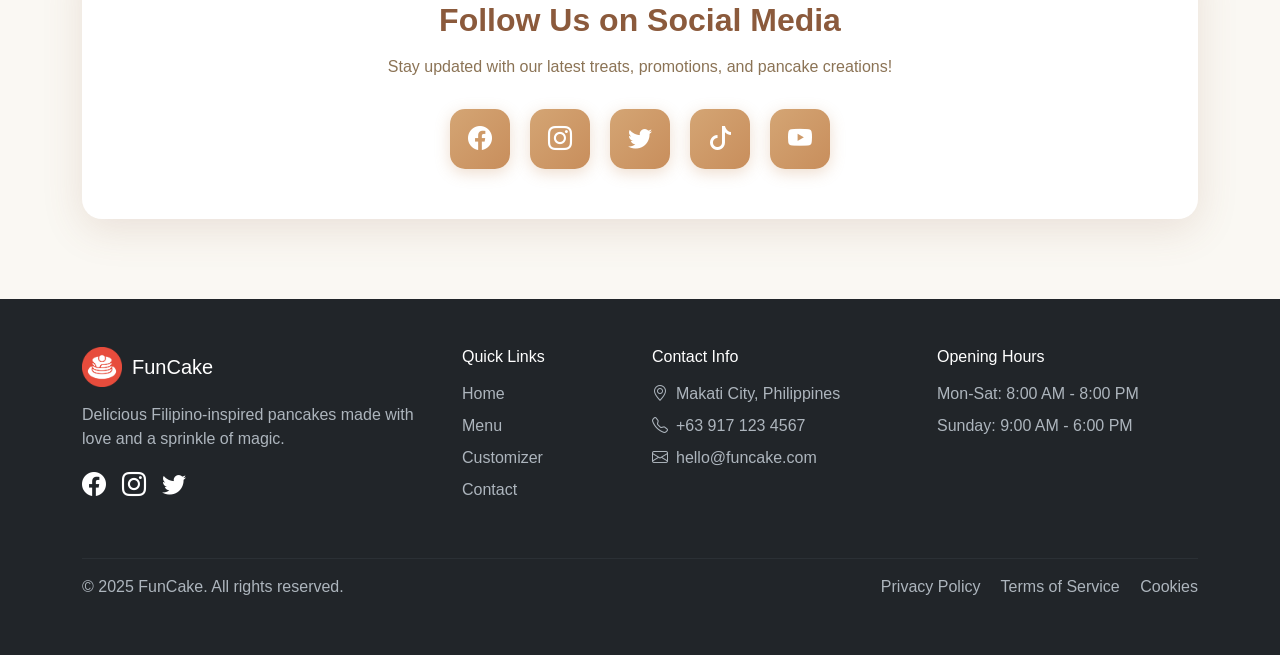
<file: contactus.html>
<!DOCTYPE html>
<html lang="en">
  <head>
    <meta charset="UTF-8" />
    <meta name="viewport" content="width=device-width, initial-scale=1.0" />
    <title>Contact Us - FunCake</title>
    <link
      href="https://cdn.jsdelivr.net/npm/bootstrap@5.2.3/dist/css/bootstrap.min.css"
      rel="stylesheet"
      integrity="sha384-rbsA2VBKQhggwzxH7pPCaAqO46MgnOM80zW1RWuH61DGLwZJEdK2Kadq2F9CUG65"
      crossorigin="anonymous"
    />
    <link
      rel="stylesheet"
      href="https://cdn.jsdelivr.net/npm/bootstrap-icons/font/bootstrap-icons.css"
    />
    <style>
      html,
      body {
        height: 100%;
        margin: 0;
        font-family: "Segoe UI", Tahoma, Geneva, Verdana, sans-serif;
      }

      body {
        display: flex;
        flex-direction: column;
        background-color: #faf8f3;
      }

      .content-wrapper {
        flex: 1 0 auto;
      }

      footer {
        flex-shrink: 0;
      }

      nav {
        background: linear-gradient(135deg, #d4a574 0%, #c88e5c 100%);
        box-shadow: 0 2px 10px rgba(0, 0, 0, 0.1);
      }

      .nav-link {
        color: white;
        border-radius: 5px;
        border: 2px solid transparent;
        font-weight: 500;
        position: relative;
      }

      .nav-link:hover {
        background-color: rgba(255, 255, 255, 0.2);
        border-color: rgba(255, 255, 255, 0.3);
        color: white;
      }

      .nav-link.active {
        background-color: rgba(255, 255, 255, 0.3);
      }

      .cart-badge {
        position: absolute;
        top: -8px;
        right: -8px;
        background: #dc3545;
        color: white;
        border-radius: 50%;
        width: 20px;
        height: 20px;
        display: flex;
        align-items: center;
        justify-content: center;
        font-size: 0.7rem;
        font-weight: bold;
      }

      /* Page Header */
      .page-header {
        background: linear-gradient(135deg, #d4a574 0%, #c88e5c 100%);
        padding: 80px 0 60px;
        text-align: center;
        color: white;
        margin-bottom: 60px;
      }

      .page-header h1 {
        font-size: 3rem;
        font-weight: bold;
        margin-bottom: 15px;
        text-shadow: 2px 2px 4px rgba(0, 0, 0, 0.2);
      }

      .page-header p {
        font-size: 1.2rem;
        opacity: 0.95;
      }

      /* Contact Section */
      .contact-section {
        padding: 0 0 80px;
      }

      /* Info Cards */
      .info-cards {
        display: grid;
        grid-template-columns: repeat(4, 1fr);
        gap: 25px;
        margin-bottom: 60px;
      }

      .info-card {
        background: white;
        border-radius: 15px;
        padding: 35px 25px;
        text-align: center;
        box-shadow: 0 5px 20px rgba(139, 90, 60, 0.1);
        transition: all 0.3s ease;
      }

      .info-card:hover {
        transform: translateY(-10px);
        box-shadow: 0 10px 30px rgba(139, 90, 60, 0.2);
      }

      .info-card-icon {
        width: 70px;
        height: 70px;
        background: linear-gradient(135deg, #d4a574 0%, #c88e5c 100%);
        border-radius: 50%;
        display: flex;
        align-items: center;
        justify-content: center;
        margin: 0 auto 20px;
        font-size: 2rem;
        color: white;
        box-shadow: 0 4px 15px rgba(200, 142, 92, 0.3);
      }

      .info-card h3 {
        font-size: 1.1rem;
        font-weight: 600;
        color: #8b5a3c;
        margin-bottom: 10px;
      }

      .info-card p {
        font-size: 0.9rem;
        color: #8b7355;
        margin: 0;
        line-height: 1.6;
      }

      /* Contact Grid */
      .contact-grid {
        display: grid;
        grid-template-columns: 1fr 1fr;
        gap: 40px;
        margin-bottom: 60px;
      }

      /* Contact Form */
      .contact-form-card {
        background: white;
        border-radius: 20px;
        padding: 45px;
        box-shadow: 0 10px 40px rgba(139, 90, 60, 0.15);
      }

      .form-title {
        font-size: 2rem;
        font-weight: bold;
        color: #8b5a3c;
        margin-bottom: 10px;
      }

      .form-subtitle {
        color: #8b7355;
        margin-bottom: 35px;
        font-size: 1rem;
      }

      .alert {
        padding: 15px;
        border-radius: 10px;
        margin-bottom: 25px;
        display: none;
        font-size: 0.95rem;
      }

      .alert.error {
        background-color: #ffebee;
        color: #c62828;
        border: 2px solid #ef9a9a;
      }

      .alert.success {
        background-color: #e8f5e9;
        color: #2e7d32;
        border: 2px solid #a5d6a7;
      }

      .form-group {
        margin-bottom: 25px;
      }

      .form-group label {
        display: block;
        margin-bottom: 10px;
        font-weight: 600;
        color: #6b4423;
        font-size: 0.95rem;
      }

      .form-group label .required {
        color: #dc3545;
      }

      .input-wrapper {
        position: relative;
      }

      .input-wrapper i {
        position: absolute;
        left: 18px;
        top: 50%;
        transform: translateY(-50%);
        color: #8b7355;
        font-size: 1.1rem;
      }

      .form-group input,
      .form-group select,
      .form-group textarea {
        width: 100%;
        padding: 15px 18px 15px 50px;
        border: 2px solid #e8dcc8;
        border-radius: 10px;
        font-family: "Segoe UI", Tahoma, Geneva, Verdana, sans-serif;
        font-size: 0.95rem;
        transition: all 0.3s;
        background-color: #faf8f3;
      }

      .form-group select {
        cursor: pointer;
      }

      .form-group textarea {
        resize: vertical;
        min-height: 120px;
        padding-top: 15px;
        line-height: 1.6;
      }

      .form-group input:focus,
      .form-group select:focus,
      .form-group textarea:focus {
        outline: none;
        border-color: #d4a574;
        background-color: white;
        box-shadow: 0 0 0 3px rgba(212, 165, 116, 0.1);
      }

      .form-row {
        display: grid;
        grid-template-columns: 1fr 1fr;
        gap: 20px;
      }

      .btn-submit {
        background: linear-gradient(135deg, #d4a574 0%, #c88e5c 100%);
        color: white;
        border: none;
        padding: 15px;
        border-radius: 10px;
        font-size: 1.05rem;
        font-weight: 600;
        cursor: pointer;
        transition: all 0.3s;
        display: flex;
        align-items: center;
        justify-content: center;
        gap: 10px;
        width: 100%;
        margin-top: 10px;
        box-shadow: 0 4px 15px rgba(200, 142, 92, 0.3);
      }

      .btn-submit:hover {
        background: linear-gradient(135deg, #c88e5c 0%, #b67d4a 100%);
        transform: translateY(-2px);
        box-shadow: 0 6px 20px rgba(200, 142, 92, 0.4);
      }

      .btn-submit:active {
        transform: translateY(0);
      }

      /* Map & Info */
      .map-info-card {
        background: white;
        border-radius: 20px;
        padding: 45px;
        box-shadow: 0 10px 40px rgba(139, 90, 60, 0.15);
        display: flex;
        flex-direction: column;
        height: 100%;
      }

      .map-title {
        font-size: 2rem;
        font-weight: bold;
        color: #8b5a3c;
        margin-bottom: 25px;
      }

      .map-container {
        border-radius: 15px;
        overflow: hidden;
        box-shadow: 0 5px 20px rgba(139, 90, 60, 0.1);
        margin-bottom: 30px;
      }

      .additional-info {
        margin-top: auto;
      }

      .info-item {
        padding: 20px;
        background: linear-gradient(135deg, #fff9f0 0%, #fef5e7 100%);
        border-radius: 12px;
        margin-bottom: 15px;
        display: flex;
        align-items: start;
        gap: 15px;
      }

      .info-item:last-child {
        margin-bottom: 0;
      }

      .info-item i {
        font-size: 1.5rem;
        color: #c88e5c;
        margin-top: 2px;
      }

      .info-item-content h4 {
        font-size: 1rem;
        font-weight: 600;
        color: #8b5a3c;
        margin-bottom: 5px;
      }

      .info-item-content p {
        font-size: 0.9rem;
        color: #8b7355;
        margin: 0;
        line-height: 1.5;
      }

      /* Social Media Section */
      .social-section {
        text-align: center;
        background: white;
        border-radius: 20px;
        padding: 50px;
        box-shadow: 0 10px 40px rgba(139, 90, 60, 0.15);
      }

      .social-title {
        font-size: 2rem;
        font-weight: bold;
        color: #8b5a3c;
        margin-bottom: 15px;
      }

      .social-subtitle {
        color: #8b7355;
        margin-bottom: 30px;
        font-size: 1rem;
      }

      .social-links {
        display: flex;
        justify-content: center;
        gap: 20px;
      }

      .social-link {
        width: 60px;
        height: 60px;
        background: linear-gradient(135deg, #d4a574 0%, #c88e5c 100%);
        border-radius: 15px;
        display: flex;
        align-items: center;
        justify-content: center;
        color: white;
        font-size: 1.5rem;
        transition: all 0.3s;
        text-decoration: none;
        box-shadow: 0 4px 15px rgba(200, 142, 92, 0.3);
      }

      .social-link:hover {
        transform: translateY(-5px);
        box-shadow: 0 6px 25px rgba(200, 142, 92, 0.4);
        color: white;
      }

      @media (max-width: 1024px) {
        .info-cards {
          grid-template-columns: repeat(2, 1fr);
        }

        .contact-grid {
          grid-template-columns: 1fr;
        }
      }

      @media (max-width: 768px) {
        .page-header h1 {
          font-size: 2rem;
        }

        .info-cards {
          grid-template-columns: 1fr;
        }

        .form-row {
          grid-template-columns: 1fr;
        }

        .contact-form-card,
        .map-info-card,
        .social-section {
          padding: 30px;
        }

        .form-title,
        .map-title,
        .social-title {
          font-size: 1.6rem;
        }
      }
    </style>
  </head>
  <body>
    <div class="content-wrapper">
      <!-- nav bar -->
      <nav class="navbar navbar-expand-lg bg-body-tertiary p-3">
        <div class="container">
          <div class="d-flex align-items-center">
            <img
              src="funcake-logo.png"
              alt="FunCake Logo"
              style="height: 40px; margin-right: 10px"
            />
            <a class="navbar-brand mb-0 h1 text-white" href="index.html"
              >FunCake</a
            >
          </div>
          <button
            class="navbar-toggler"
            type="button"
            data-bs-toggle="collapse"
            data-bs-target="#navbarNavAltMarkup"
            aria-controls="navbarNavAltMarkup"
            aria-expanded="false"
            aria-label="Toggle navigation"
          >
            <span class="navbar-toggler-icon"></span>
          </button>
          <div class="collapse navbar-collapse" id="navbarNavAltMarkup">
            <div class="navbar-nav ms-auto d-flex gap-3">
              <a class="nav-link text-white" href="index.html">Home</a>
              <a class="nav-link text-white" href="menu.html">Menu</a>
              <a class="nav-link text-white" href="customizer.html"
                >Customizer</a
              >
              <a class="nav-link text-white" href="contactus.html">Contact us</a>
              <a class="nav-link bi bi-cart text-white" href="checkout.html" style="position: relative">
                <span class="cart-badge" id="cartBadge" style="display: none">0</span>
                  </a>
                  <a class="nav-link text-white" href="#" id="accountLink" style="position: relative">
                    <i class="bi bi-person-circle"></i>
                  </a>
            </div>
          </div>
        </div>
      </nav>

      <!-- Page Header -->
      <section class="page-header">
        <div class="container">
          <h1>Get in Touch with FunCake</h1>
          <p>We'd love to hear from you! Reach out with any questions or feedback</p>
        </div>
      </section>

      <!-- Contact Section -->
      <section class="contact-section">
        <div class="container">
          <!-- Info Cards -->
          <div class="info-cards">
            <div class="info-card">
              <div class="info-card-icon">
                <i class="bi bi-geo-alt-fill"></i>
              </div>
              <h3>Visit Us</h3>
              <p>123 Pancake Street<br />Makati City, Metro Manila<br />Philippines 1200</p>
            </div>

            <div class="info-card">
              <div class="info-card-icon">
                <i class="bi bi-telephone-fill"></i>
              </div>
              <h3>Call Us</h3>
              <p>+63 917 123 4567<br />+63 2 8123 4567</p>
            </div>

            <div class="info-card">
              <div class="info-card-icon">
                <i class="bi bi-envelope-fill"></i>
              </div>
              <h3>Email Us</h3>
              <p>hello@funcake.com<br />support@funcake.com</p>
            </div>

            <div class="info-card">
              <div class="info-card-icon">
                <i class="bi bi-clock-fill"></i>
              </div>
              <h3>Business Hours</h3>
              <p>Mon-Sat: 8AM - 8PM<br />Sunday: 9AM - 6PM</p>
            </div>
          </div>

          <!-- Contact Form & Map -->
          <div class="contact-grid">
            <!-- Contact Form -->
            <div class="contact-form-card">
              <h2 class="form-title">Send Us a Message</h2>
              <p class="form-subtitle">
                Have a question or feedback? Fill out the form below and we'll get back to you soon!
              </p>

              <div id="contactAlert" class="alert"></div>

              <form id="contactForm">
                <div class="form-row">
                  <div class="form-group">
                    <label for="name">Full Name <span class="required">*</span></label>
                    <div class="input-wrapper">
                      <i class="bi bi-person"></i>
                      <input
                        type="text"
                        id="name"
                        placeholder="Juan Dela Cruz"
                        required
                      />
                    </div>
                  </div>

                  <div class="form-group">
                    <label for="email">Email <span class="required">*</span></label>
                    <div class="input-wrapper">
                      <i class="bi bi-envelope"></i>
                      <input
                        type="email"
                        id="email"
                        placeholder="juan@email.com"
                        required
                      />
                    </div>
                  </div>
                </div>

                <div class="form-row">
                  <div class="form-group">
                    <label for="phone">Phone Number</label>
                    <div class="input-wrapper">
                      <i class="bi bi-telephone"></i>
                      <input
                        type="tel"
                        id="phone"
                        placeholder="0917-123-4567"
                      />
                    </div>
                  </div>

                  <div class="form-group">
                    <label for="subject">Subject <span class="required">*</span></label>
                    <div class="input-wrapper">
                      <i class="bi bi-chat-dots"></i>
                      <select id="subject" required>
                        <option value="">Select a subject</option>
                        <option value="general">General Inquiry</option>
                        <option value="order">Order Status</option>
                        <option value="feedback">Feedback</option>
                        <option value="complaint">Complaint</option>
                        <option value="catering">Catering Services</option>
                        <option value="partnership">Partnership</option>
                      </select>
                    </div>
                  </div>
                </div>

                <div class="form-group">
                  <label for="message">Message <span class="required">*</span></label>
                  <div class="input-wrapper">
                    <i class="bi bi-pencil-square" style="top: 18px"></i>
                    <textarea
                      id="message"
                      placeholder="Tell us what's on your mind..."
                      required
                    ></textarea>
                  </div>
                </div>

                <button type="submit" class="btn-submit">
                  <i class="bi bi-send"></i>
                  <span>Send Message</span>
                </button>
              </form>
            </div>

            <!-- Map & Additional Info -->
            <div class="map-info-card">
              <h2 class="map-title">Find Us Here</h2>
              
              <div class="map-container">
                <iframe
                  src="https://www.google.com/maps/embed?pb=!1m18!1m12!1m3!1d3861.520156425915!2d121.03107831484157!3d14.555057389827252!2m3!1f0!2f0!3f0!3m2!1i1024!2i768!4f13.1!3m3!1m2!1s0x3397c90264a0ed89%3A0xd175c6849491a204!2sMakati%2C%20Metro%20Manila!5e0!3m2!1sen!2sph!4v1234567890123!5m2!1sen!2sph"
                  width="100%"
                  height="300"
                  style="border: 0"
                  allowfullscreen=""
                  loading="lazy"
                  referrerpolicy="no-referrer-when-downgrade"
                ></iframe>
              </div>

              <div class="additional-info">
                <div class="info-item">
                  <i class="bi bi-truck"></i>
                  <div class="info-item-content">
                    <h4>Free Delivery</h4>
                    <p>On orders over ₱500 within Metro Manila</p>
                  </div>
                </div>

                <div class="info-item">
                  <i class="bi bi-headset"></i>
                  <div class="info-item-content">
                    <h4>Customer Support</h4>
                    <p>Available 24/7 to assist you with any concerns</p>
                  </div>
                </div>

                <div class="info-item">
                  <i class="bi bi-clock-history"></i>
                  <div class="info-item-content">
                    <h4>Quick Response</h4>
                    <p>We'll respond to your inquiry within 24 hours</p>
                  </div>
                </div>
              </div>
            </div>
          </div>

          <!-- Social Media -->
          <div class="social-section">
            <h2 class="social-title">Follow Us on Social Media</h2>
            <p class="social-subtitle">
              Stay updated with our latest treats, promotions, and pancake creations!
            </p>
            <div class="social-links">
              <a href="#" class="social-link">
                <i class="bi bi-facebook"></i>
              </a>
              <a href="#" class="social-link">
                <i class="bi bi-instagram"></i>
              </a>
              <a href="#" class="social-link">
                <i class="bi bi-twitter"></i>
              </a>
              <a href="#" class="social-link">
                <i class="bi bi-tiktok"></i>
              </a>
              <a href="#" class="social-link">
                <i class="bi bi-youtube"></i>
              </a>
            </div>
          </div>
        </div>
      </section>
    </div>

    <!-- footer section -->
    <footer class="bg-dark text-white py-5">
      <div class="container">
        <div class="row">
          <div class="col-md-4 mb-4">
            <div class="d-flex align-items-center mb-3">
              <img src="funcake-logo.png" alt="FunCake Logo" style="height: 40px; margin-right: 10px" />
              <h5 class="mb-0 text-white">FunCake</h5>
            </div>
            <p style="color: #adb5bd">Delicious Filipino-inspired pancakes made with love and a sprinkle of magic.</p>
            <div class="d-flex gap-3">
              <a href="#" class="text-white" style="font-size: 1.5rem"><i class="bi bi-facebook"></i></a>
              <a href="#" class="text-white" style="font-size: 1.5rem"><i class="bi bi-instagram"></i></a>
              <a href="#" class="text-white" style="font-size: 1.5rem"><i class="bi bi-twitter"></i></a>
            </div>
          </div>
          
          <div class="col-md-2 mb-4">
            <h6 class="text-white mb-3">Quick Links</h6>
            <ul class="list-unstyled">
              <li class="mb-2"><a href="index.html" class="text-decoration-none" style="color: #adb5bd">Home</a></li>
              <li class="mb-2"><a href="menu.html" class="text-decoration-none" style="color: #adb5bd">Menu</a></li>
              <li class="mb-2"><a href="customizer.html" class="text-decoration-none" style="color: #adb5bd">Customizer</a></li>
              <li class="mb-2"><a href="contactus.html" class="text-decoration-none" style="color: #adb5bd">Contact</a></li>
            </ul>
          </div>
          
          <div class="col-md-3 mb-4">
            <h6 class="text-white mb-3">Contact Info</h6>
            <ul class="list-unstyled" style="color: #adb5bd">
              <li class="mb-2"><i class="bi bi-geo-alt me-2"></i>Makati City, Philippines</li>
              <li class="mb-2"><i class="bi bi-telephone me-2"></i>+63 917 123 4567</li>
              <li class="mb-2"><i class="bi bi-envelope me-2"></i>hello@funcake.com</li>
            </ul>
          </div>
          
          <div class="col-md-3 mb-4">
            <h6 class="text-white mb-3">Opening Hours</h6>
            <ul class="list-unstyled" style="color: #adb5bd">
              <li class="mb-2">Mon-Sat: 8:00 AM - 8:00 PM</li>
              <li class="mb-2">Sunday: 9:00 AM - 6:00 PM</li>
            </ul>
          </div>
        </div>
        
        <hr style="border-color: #495057">
        
        <div class="row">
          <div class="col-md-6 text-center text-md-start mb-2">
            <p class="mb-0" style="color: #adb5bd">&copy; 2025 FunCake. All rights reserved.</p>
          </div>
          <div class="col-md-6 text-center text-md-end">
            <a href="#" class="text-decoration-none me-3" style="color: #adb5bd">Privacy Policy</a>
            <a href="#" class="text-decoration-none me-3" style="color: #adb5bd">Terms of Service</a>
            <a href="#" class="text-decoration-none" style="color: #adb5bd">Cookies</a>
          </div>
        </div>
      </div>
    </footer>

    <script
      src="https://cdn.jsdelivr.net/npm/bootstrap@5.2.3/dist/js/bootstrap.bundle.min.js"
      integrity="sha384-kenU1KFdBIe4zVF0s0G1M5b4hcpxyD9F7jL+jjXkk+Q2h455rYXK/7HAuoJl+0I4"
      crossorigin="anonymous"
    ></script>

    <script>
      // Update cart badge
      function updateCartBadge() {
        const cart = JSON.parse(localStorage.getItem("funcakeCart") || "{}");
        const totalItems = Object.values(cart).reduce(
          (sum, item) => sum + item.quantity,
          0
        );
        const badge = document.getElementById("cartBadge");

        if (totalItems > 0) {
          badge.textContent = totalItems;
          badge.style.display = "flex";
        } else {
          badge.style.display = "none";
        }
      }

      // Show alert function
      function showAlert(message, type) {
        const alertBox = document.getElementById("contactAlert");
        alertBox.textContent = message;
        alertBox.className = `alert ${type}`;
        alertBox.style.display = "block";

        setTimeout(() => {
          alertBox.style.display = "none";
        }, 5000);
      }

      // Form submission
      document
        .getElementById("contactForm")
        .addEventListener("submit", function (e) {
          e.preventDefault();

          const name = document.getElementById("name").value.trim();
          const email = document.getElementById("email").value.trim();
          const phone = document.getElementById("phone").value.trim();
          const subject = document.getElementById("subject").value;
          const message = document.getElementById("message").value.trim();

          // Store contact message
          const contactData = {
            name: name,
            email: email,
            phone: phone,
            subject: subject,
            message: message,
            timestamp: new Date().toISOString(),
          };

          console.log("Contact form submitted:", contactData);

          showAlert(
            "Thank you for contacting us! We'll get back to you within 24 hours.",
            "success"
          );

          // Reset form
          this.reset();
        });

      // Initialize cart badge
      updateCartBadge();


      // added acript
      const accountLink = document.getElementById("accountLink");
      if (localStorage.getItem("funcakeLoggedIn") === "true") {
        accountLink.href = "account.html";
        accountLink.title = "My Account";
      } else {
        accountLink.href = "login.html";
        accountLink.title = "Login";
      }
    </script>
  </body>
</html>
</file>
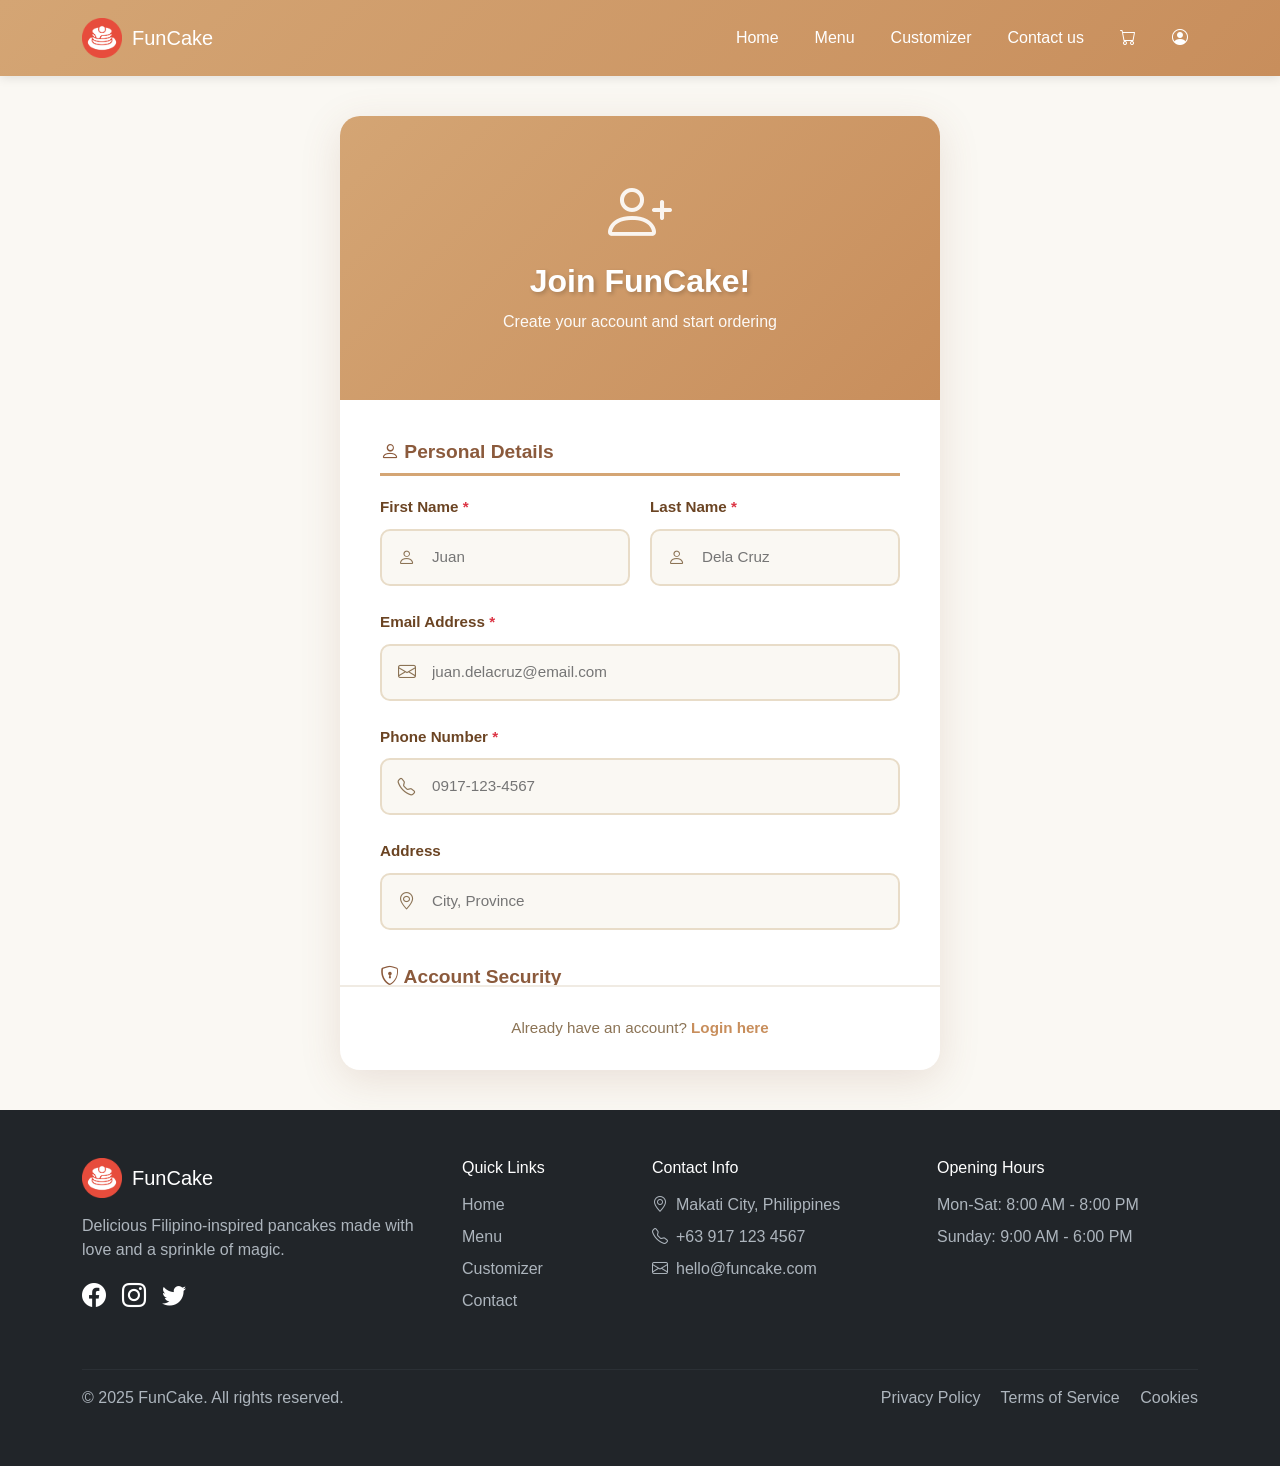
<file: createaccount.html>
<!DOCTYPE html>
<html lang="en">
  <head>
    <meta charset="UTF-8" />
    <meta name="viewport" content="width=device-width, initial-scale=1.0" />
    <title>Create Account - FunCake</title>
    <link
      href="https://cdn.jsdelivr.net/npm/bootstrap@5.2.3/dist/css/bootstrap.min.css"
      rel="stylesheet"
      integrity="sha384-rbsA2VBKQhggwzxH7pPCaAqO46MgnOM80zW1RWuH61DGLwZJEdK2Kadq2F9CUG65"
      crossorigin="anonymous"
    />
    <link
      rel="stylesheet"
      href="https://cdn.jsdelivr.net/npm/bootstrap-icons/font/bootstrap-icons.css"
    />
    <style>
      html,
      body {
        height: 100%;
        margin: 0;
        font-family: "Segoe UI", Tahoma, Geneva, Verdana, sans-serif;
      }

      body {
        display: flex;
        flex-direction: column;
        background-color: #faf8f3;
      }

      .content-wrapper {
        flex: 1 0 auto;
        display: flex;
        align-items: center;
        justify-content: center;
        padding: 40px 20px;
      }

      footer {
        flex-shrink: 0;
      }

      nav {
        background: linear-gradient(135deg, #d4a574 0%, #c88e5c 100%);
        box-shadow: 0 2px 10px rgba(0, 0, 0, 0.1);
      }

      .nav-link {
        color: white;
        border-radius: 5px;
        border: 2px solid transparent;
        font-weight: 500;
      }

      .nav-link:hover {
        background-color: rgba(255, 255, 255, 0.2);
        border-color: rgba(255, 255, 255, 0.3);
        color: white;
      }

      .signup-container {
        background: white;
        border-radius: 20px;
        box-shadow: 0 10px 40px rgba(139, 90, 60, 0.15);
        width: 100%;
        max-width: 600px;
        overflow: hidden;
      }

      .signup-header {
        background: linear-gradient(135deg, #d4a574 0%, #c88e5c 100%);
        padding: 50px 40px;
        text-align: center;
        color: white;
      }

      .signup-header i {
        font-size: 4rem;
        margin-bottom: 20px;
        opacity: 0.9;
      }

      .signup-header h1 {
        font-size: 2rem;
        font-weight: bold;
        margin-bottom: 10px;
        text-shadow: 2px 2px 4px rgba(0, 0, 0, 0.2);
      }

      .signup-header p {
        font-size: 1rem;
        opacity: 0.95;
      }

      .signup-body {
        padding: 40px;
        max-height: 65vh;
        overflow-y: auto;
      }

      .signup-body::-webkit-scrollbar {
        width: 8px;
      }

      .signup-body::-webkit-scrollbar-track {
        background: #f0ebe3;
        border-radius: 10px;
      }

      .signup-body::-webkit-scrollbar-thumb {
        background: #d4a574;
        border-radius: 10px;
      }

      .signup-body::-webkit-scrollbar-thumb:hover {
        background: #c88e5c;
      }

      .alert {
        padding: 15px;
        border-radius: 10px;
        margin-bottom: 25px;
        display: none;
        font-size: 0.95rem;
      }

      .alert.error {
        background-color: #ffebee;
        color: #c62828;
        border: 2px solid #ef9a9a;
      }

      .alert.success {
        background-color: #e8f5e9;
        color: #2e7d32;
        border: 2px solid #a5d6a7;
      }

      .form-section {
        margin-bottom: 35px;
      }

      .form-section:last-of-type {
        margin-bottom: 0;
      }

      .form-section h3 {
        color: #8b5a3c;
        font-size: 1.2rem;
        margin-bottom: 20px;
        padding-bottom: 10px;
        border-bottom: 3px solid #d4a574;
        font-weight: bold;
      }

      .form-group {
        margin-bottom: 25px;
      }

      .form-group label {
        display: block;
        margin-bottom: 10px;
        font-weight: 600;
        color: #6b4423;
        font-size: 0.95rem;
      }

      .form-group label .required {
        color: #dc3545;
      }

      .input-wrapper {
        position: relative;
      }

      .input-wrapper i {
        position: absolute;
        left: 18px;
        top: 50%;
        transform: translateY(-50%);
        color: #8b7355;
        font-size: 1.1rem;
      }

      .form-group input {
        width: 100%;
        padding: 15px 18px 15px 50px;
        border: 2px solid #e8dcc8;
        border-radius: 10px;
        font-family: "Segoe UI", Tahoma, Geneva, Verdana, sans-serif;
        font-size: 0.95rem;
        transition: all 0.3s;
        background-color: #faf8f3;
      }

      .form-group input:focus {
        outline: none;
        border-color: #d4a574;
        background-color: white;
        box-shadow: 0 0 0 3px rgba(212, 165, 116, 0.1);
      }

      .form-row {
        display: grid;
        grid-template-columns: 1fr 1fr;
        gap: 20px;
      }

      .password-toggle {
        position: absolute;
        right: 18px;
        top: 50%;
        transform: translateY(-50%);
        cursor: pointer;
        color: #8b7355;
        font-size: 1.1rem;
        transition: color 0.3s;
      }

      .password-toggle:hover {
        color: #d4a574;
      }

      .password-strength {
        margin-top: 8px;
        height: 5px;
        background: #e8dcc8;
        border-radius: 3px;
        overflow: hidden;
      }

      .password-strength-bar {
        height: 100%;
        width: 0%;
        transition: all 0.3s;
        border-radius: 3px;
      }

      .password-strength-bar.weak {
        width: 33%;
        background: #dc3545;
      }

      .password-strength-bar.medium {
        width: 66%;
        background: #ffc107;
      }

      .password-strength-bar.strong {
        width: 100%;
        background: #28a745;
      }

      .password-hint {
        font-size: 0.8rem;
        color: #8b7355;
        margin-top: 5px;
      }

      .signup-btn {
        width: 100%;
        padding: 15px;
        background: linear-gradient(135deg, #d4a574 0%, #c88e5c 100%);
        color: white;
        border: none;
        border-radius: 10px;
        font-size: 1.05rem;
        font-weight: 600;
        font-family: "Segoe UI", Tahoma, Geneva, Verdana, sans-serif;
        cursor: pointer;
        transition: all 0.3s;
        display: flex;
        align-items: center;
        justify-content: center;
        gap: 10px;
        margin-top: 30px;
        box-shadow: 0 4px 15px rgba(200, 142, 92, 0.3);
      }

      .signup-btn:hover {
        background: linear-gradient(135deg, #c88e5c 0%, #b67d4a 100%);
        transform: translateY(-2px);
        box-shadow: 0 6px 20px rgba(200, 142, 92, 0.4);
      }

      .signup-btn:active {
        transform: translateY(0);
      }

      .signup-footer {
        text-align: center;
        padding: 30px 40px;
        border-top: 2px solid #f0ebe3;
      }

      .signup-footer p {
        color: #8b7355;
        font-size: 0.95rem;
        margin: 0;
      }

      .signup-footer a {
        color: #c88e5c;
        text-decoration: none;
        font-weight: 600;
        transition: color 0.3s;
      }

      .signup-footer a:hover {
        color: #d4a574;
        text-decoration: underline;
      }

      @media (max-width: 768px) {
        .signup-container {
          margin: 20px;
        }

        .form-row {
          grid-template-columns: 1fr;
        }

        .signup-header {
          padding: 40px 30px;
        }

        .signup-header h1 {
          font-size: 1.6rem;
        }

        .signup-body {
          padding: 30px;
        }

        .signup-footer {
          padding: 25px 30px;
        }
      }
    </style>
  </head>
  <body>
    <!-- nav bar -->
    <nav class="navbar navbar-expand-lg bg-body-tertiary p-3">
      <div class="container">
        <div class="d-flex align-items-center">
          <img
            src="funcake-logo.png"
            alt="FunCake Logo"
            style="height: 40px; margin-right: 10px"
          />
          <a class="navbar-brand mb-0 h1 text-white" href="index.html"
            >FunCake</a
          >
        </div>
        <button
          class="navbar-toggler"
          type="button"
          data-bs-toggle="collapse"
          data-bs-target="#navbarNavAltMarkup"
          aria-controls="navbarNavAltMarkup"
          aria-expanded="false"
          aria-label="Toggle navigation"
        >
          <span class="navbar-toggler-icon"></span>
        </button>
        <div class="collapse navbar-collapse" id="navbarNavAltMarkup">
          <div class="navbar-nav ms-auto d-flex gap-3">
            <a class="nav-link text-white" href="index.html">Home</a>
            <a class="nav-link text-white" href="menu.html">Menu</a>
            <a class="nav-link text-white" href="customizer.html"
              >Customizer</a
            >
            <a class="nav-link text-white" href="contactus.html">Contact us</a>
            <a class="nav-link bi bi-cart text-white" href="checkout.html" style="position: relative">
              <span class="cart-badge" id="cartBadge" style="display: none">0</span>
                </a>
                <a class="nav-link text-white" href="#" id="accountLink" style="position: relative">
                  <i class="bi bi-person-circle"></i>
                </a>
          </div>
        </div>
      </div>
    </nav>

    <div class="content-wrapper">
      <div class="signup-container">
        <div class="signup-header">
          <i class="bi bi-person-plus"></i>
          <h1>Join FunCake!</h1>
          <p>Create your account and start ordering</p>
        </div>

        <div class="signup-body">
          <div id="alertBox" class="alert"></div>

          <form id="signupForm">
            <!-- Personal Details Section -->
            <div class="form-section">
              <h3><i class="bi bi-person"></i> Personal Details</h3>

              <div class="form-row">
                <div class="form-group">
                  <label for="firstName"
                    >First Name <span class="required">*</span></label
                  >
                  <div class="input-wrapper">
                    <i class="bi bi-person"></i>
                    <input
                      type="text"
                      id="firstName"
                      placeholder="Juan"
                      required
                    />
                  </div>
                </div>

                <div class="form-group">
                  <label for="lastName"
                    >Last Name <span class="required">*</span></label
                  >
                  <div class="input-wrapper">
                    <i class="bi bi-person"></i>
                    <input
                      type="text"
                      id="lastName"
                      placeholder="Dela Cruz"
                      required
                    />
                  </div>
                </div>
              </div>

              <div class="form-group">
                <label for="email"
                  >Email Address <span class="required">*</span></label
                >
                <div class="input-wrapper">
                  <i class="bi bi-envelope"></i>
                  <input
                    type="email"
                    id="email"
                    placeholder="juan.delacruz@email.com"
                    required
                  />
                </div>
              </div>

              <div class="form-group">
                <label for="phone"
                  >Phone Number <span class="required">*</span></label
                >
                <div class="input-wrapper">
                  <i class="bi bi-telephone"></i>
                  <input
                    type="tel"
                    id="phone"
                    placeholder="0917-123-4567"
                    required
                  />
                </div>
              </div>

              <div class="form-group">
                <label for="address">Address</label>
                <div class="input-wrapper">
                  <i class="bi bi-geo-alt"></i>
                  <input
                    type="text"
                    id="address"
                    placeholder="City, Province"
                  />
                </div>
              </div>
            </div>

            <!-- Account Security Section -->
            <div class="form-section">
              <h3><i class="bi bi-shield-lock"></i> Account Security</h3>

              <div class="form-group">
                <label for="password"
                  >Password <span class="required">*</span></label
                >
                <div class="input-wrapper">
                  <i class="bi bi-lock"></i>
                  <input
                    type="password"
                    id="password"
                    placeholder="Create a strong password"
                    required
                    minlength="6"
                  />
                  <i class="bi bi-eye password-toggle" id="togglePassword"></i>
                </div>
                <div class="password-strength">
                  <div class="password-strength-bar" id="strengthBar"></div>
                </div>
                <p class="password-hint">Minimum 6 characters</p>
              </div>

              <div class="form-group">
                <label for="confirmPassword"
                  >Confirm Password <span class="required">*</span></label
                >
                <div class="input-wrapper">
                  <i class="bi bi-lock-fill"></i>
                  <input
                    type="password"
                    id="confirmPassword"
                    placeholder="Re-enter your password"
                    required
                  />
                  <i
                    class="bi bi-eye password-toggle"
                    id="toggleConfirmPassword"
                  ></i>
                </div>
              </div>
            </div>

            <button type="submit" class="signup-btn">
              <i class="bi bi-check-circle"></i>
              <span>Create Account</span>
            </button>
          </form>
        </div>

        <div class="signup-footer">
          <p>Already have an account? <a href="login.html">Login here</a></p>
        </div>
      </div>
    </div>

    <!-- footer section -->
    <footer class="bg-dark text-white py-5">
      <div class="container">
        <div class="row">
          <div class="col-md-4 mb-4">
            <div class="d-flex align-items-center mb-3">
              <img src="funcake-logo.png" alt="FunCake Logo" style="height: 40px; margin-right: 10px" />
              <h5 class="mb-0 text-white">FunCake</h5>
            </div>
            <p style="color: #adb5bd">Delicious Filipino-inspired pancakes made with love and a sprinkle of magic.</p>
            <div class="d-flex gap-3">
              <a href="#" class="text-white" style="font-size: 1.5rem"><i class="bi bi-facebook"></i></a>
              <a href="#" class="text-white" style="font-size: 1.5rem"><i class="bi bi-instagram"></i></a>
              <a href="#" class="text-white" style="font-size: 1.5rem"><i class="bi bi-twitter"></i></a>
            </div>
          </div>
          
          <div class="col-md-2 mb-4">
            <h6 class="text-white mb-3">Quick Links</h6>
            <ul class="list-unstyled">
              <li class="mb-2"><a href="index.html" class="text-decoration-none" style="color: #adb5bd">Home</a></li>
              <li class="mb-2"><a href="menu.html" class="text-decoration-none" style="color: #adb5bd">Menu</a></li>
              <li class="mb-2"><a href="customizer.html" class="text-decoration-none" style="color: #adb5bd">Customizer</a></li>
              <li class="mb-2"><a href="contactus.html" class="text-decoration-none" style="color: #adb5bd">Contact</a></li>
            </ul>
          </div>
          
          <div class="col-md-3 mb-4">
            <h6 class="text-white mb-3">Contact Info</h6>
            <ul class="list-unstyled" style="color: #adb5bd">
              <li class="mb-2"><i class="bi bi-geo-alt me-2"></i>Makati City, Philippines</li>
              <li class="mb-2"><i class="bi bi-telephone me-2"></i>+63 917 123 4567</li>
              <li class="mb-2"><i class="bi bi-envelope me-2"></i>hello@funcake.com</li>
            </ul>
          </div>
          
          <div class="col-md-3 mb-4">
            <h6 class="text-white mb-3">Opening Hours</h6>
            <ul class="list-unstyled" style="color: #adb5bd">
              <li class="mb-2">Mon-Sat: 8:00 AM - 8:00 PM</li>
              <li class="mb-2">Sunday: 9:00 AM - 6:00 PM</li>
            </ul>
          </div>
        </div>
        
        <hr style="border-color: #495057">
        
        <div class="row">
          <div class="col-md-6 text-center text-md-start mb-2">
            <p class="mb-0" style="color: #adb5bd">&copy; 2025 FunCake. All rights reserved.</p>
          </div>
          <div class="col-md-6 text-center text-md-end">
            <a href="#" class="text-decoration-none me-3" style="color: #adb5bd">Privacy Policy</a>
            <a href="#" class="text-decoration-none me-3" style="color: #adb5bd">Terms of Service</a>
            <a href="#" class="text-decoration-none" style="color: #adb5bd">Cookies</a>
          </div>
        </div>
      </div>
    </footer>

    <script
      src="https://cdn.jsdelivr.net/npm/bootstrap@5.2.3/dist/js/bootstrap.bundle.min.js"
      integrity="sha384-kenU1KFdBIe4zVF0s0G1M5b4hcpxyD9F7jL+jjXkk+Q2h455rYXK/7HAuoJl+0I4"
      crossorigin="anonymous"
    ></script>

    <script>
      // Toggle password visibility
      document
        .getElementById("togglePassword")
        .addEventListener("click", function () {
          const passwordInput = document.getElementById("password");
          const type = passwordInput.type === "password" ? "text" : "password";
          passwordInput.type = type;
          this.classList.toggle("bi-eye");
          this.classList.toggle("bi-eye-slash");
        });

      document
        .getElementById("toggleConfirmPassword")
        .addEventListener("click", function () {
          const passwordInput = document.getElementById("confirmPassword");
          const type = passwordInput.type === "password" ? "text" : "password";
          passwordInput.type = type;
          this.classList.toggle("bi-eye");
          this.classList.toggle("bi-eye-slash");
        });

      // Password strength checker
      document
        .getElementById("password")
        .addEventListener("input", function () {
          const password = this.value;
          const strengthBar = document.getElementById("strengthBar");

          let strength = 0;
          if (password.length >= 6) strength++;
          if (password.length >= 10) strength++;
          if (/[A-Z]/.test(password) && /[a-z]/.test(password)) strength++;
          if (/\d/.test(password)) strength++;
          if (/[^A-Za-z0-9]/.test(password)) strength++;

          strengthBar.className = "password-strength-bar";
          if (strength <= 2) {
            strengthBar.classList.add("weak");
          } else if (strength <= 4) {
            strengthBar.classList.add("medium");
          } else {
            strengthBar.classList.add("strong");
          }
        });

      // Show alert function
      function showAlert(message, type) {
        const alertBox = document.getElementById("alertBox");
        alertBox.textContent = message;
        alertBox.className = `alert ${type}`;
        alertBox.style.display = "block";

        // Scroll to top to show alert
        document.querySelector(".signup-body").scrollTop = 0;

        setTimeout(() => {
          alertBox.style.display = "none";
        }, 5000);
      }

      // Form submission
      document
        .getElementById("signupForm")
        .addEventListener("submit", function (e) {
          e.preventDefault();

          // Get form values
          const firstName = document.getElementById("firstName").value.trim();
          const lastName = document.getElementById("lastName").value.trim();
          const email = document
            .getElementById("email")
            .value.trim()
            .toLowerCase();
          const phone = document.getElementById("phone").value.trim();
          const address = document.getElementById("address").value.trim();
          const password = document.getElementById("password").value;
          const confirmPassword =
            document.getElementById("confirmPassword").value;

          // Validate passwords match
          if (password !== confirmPassword) {
            showAlert("Passwords do not match!", "error");
            return;
          }

          // Validate password length
          if (password.length < 6) {
            showAlert("Password must be at least 6 characters long!", "error");
            return;
          }

          // Load existing users
          const existingUsers = JSON.parse(
            localStorage.getItem("funcakeUsers") || "{}"
          );

          // Check if email already exists
          if (existingUsers[email]) {
            showAlert(
              "Email already registered! Please use a different email.",
              "error"
            );
            return;
          }

          // Create new user object
          const newUser = {
            password: password,
            name: `${firstName} ${lastName}`,
            phone: phone,
            address: address,
            createdAt: new Date().toISOString(),
          };

          // Save user to storage
          existingUsers[email] = newUser;
          localStorage.setItem("funcakeUsers", JSON.stringify(existingUsers));

          showAlert(
            "Account created successfully! Redirecting to login...",
            "success"
          );

          // Clear form
          document.getElementById("signupForm").reset();

          // Redirect to login after 2 seconds
          setTimeout(() => {
            window.location.href = "login.html";
          }, 2000);
        });

      // Check if already logged in
      if (localStorage.getItem("funcakeLoggedIn") === "true") {
        window.location.href = "index.html";
      }



      // added acript
      const accountLink = document.getElementById("accountLink");
      if (localStorage.getItem("funcakeLoggedIn") === "true") {
        accountLink.href = "account.html";
        accountLink.title = "My Account";
      } else {
        accountLink.href = "login.html";
        accountLink.title = "Login";
      }
    </script>
  </body>
</html>
</file>
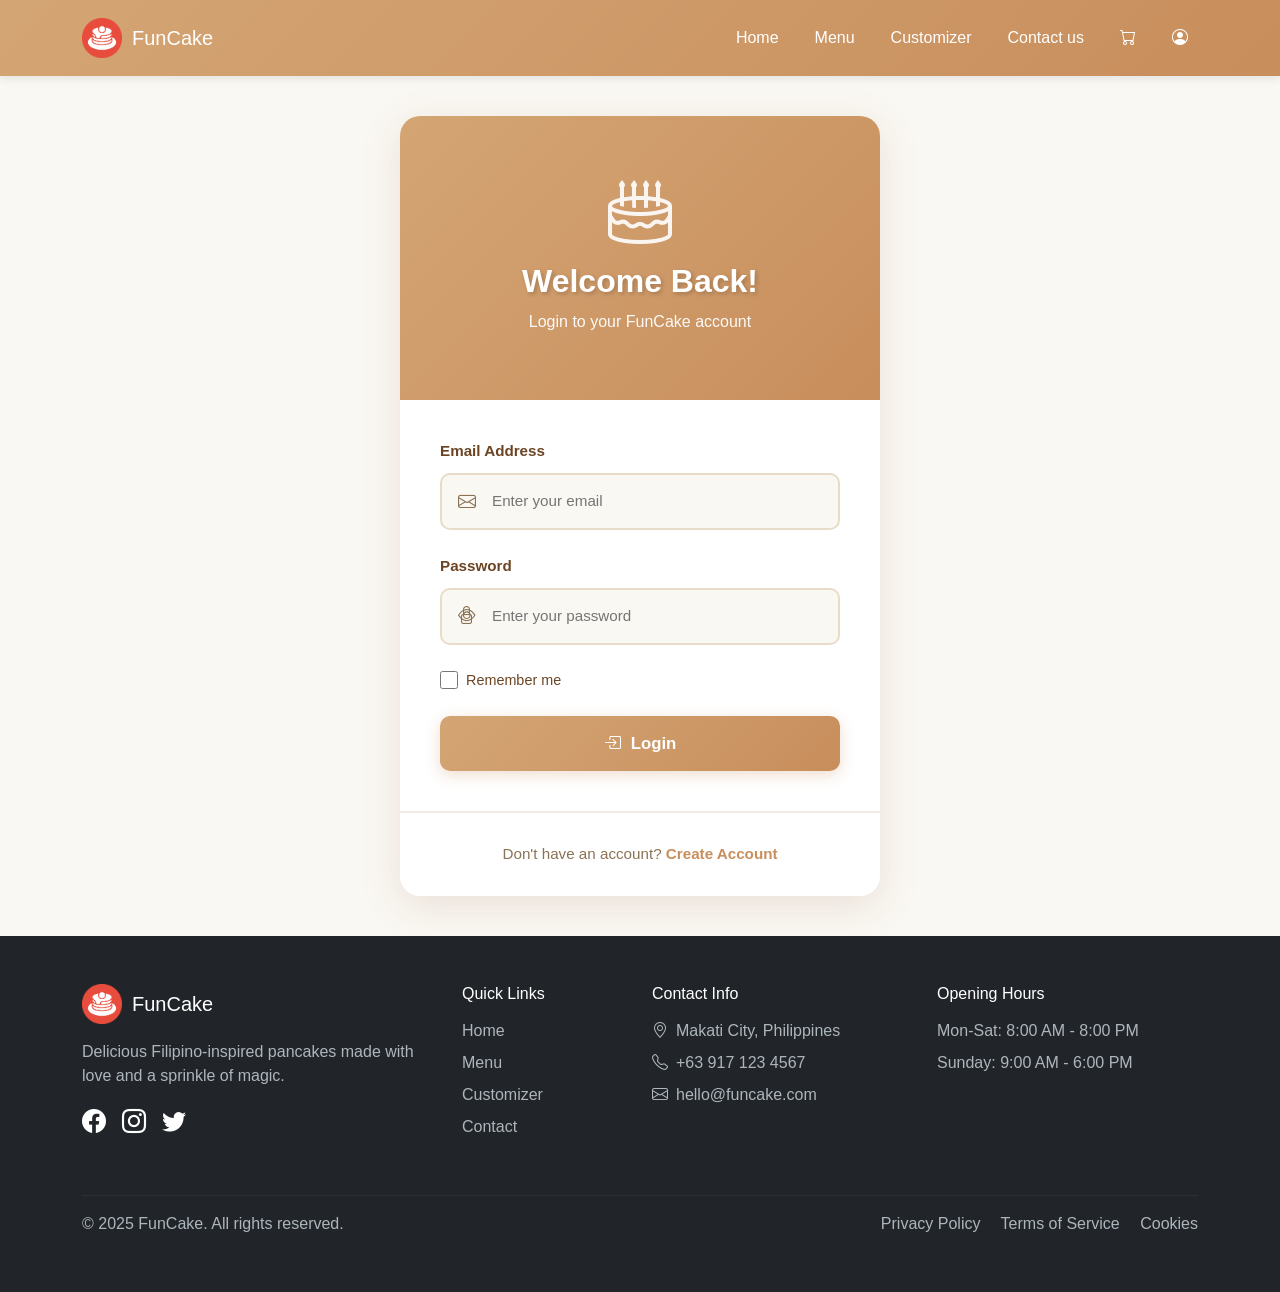
<file: login.html>
<!DOCTYPE html>
<html lang="en">
  <head>
    <meta charset="UTF-8" />
    <meta name="viewport" content="width=device-width, initial-scale=1.0" />
    <title>Login - FunCake</title>
    <link
      href="https://cdn.jsdelivr.net/npm/bootstrap@5.2.3/dist/css/bootstrap.min.css"
      rel="stylesheet"
      integrity="sha384-rbsA2VBKQhggwzxH7pPCaAqO46MgnOM80zW1RWuH61DGLwZJEdK2Kadq2F9CUG65"
      crossorigin="anonymous"
    />
    <link
      rel="stylesheet"
      href="https://cdn.jsdelivr.net/npm/bootstrap-icons/font/bootstrap-icons.css"
    />
    <style>
      html,
      body {
        height: 100%;
        margin: 0;
        font-family: "Segoe UI", Tahoma, Geneva, Verdana, sans-serif;
      }

      body {
        display: flex;
        flex-direction: column;
        background-color: #faf8f3;
      }

      .content-wrapper {
        flex: 1 0 auto;
        display: flex;
        align-items: center;
        justify-content: center;
        padding: 40px 20px;
      }

      footer {
        flex-shrink: 0;
      }

      nav {
        background: linear-gradient(135deg, #d4a574 0%, #c88e5c 100%);
        box-shadow: 0 2px 10px rgba(0, 0, 0, 0.1);
      }

      .nav-link {
        color: white;
        border-radius: 5px;
        border: 2px solid transparent;
        font-weight: 500;
      }

      .nav-link:hover {
        background-color: rgba(255, 255, 255, 0.2);
        border-color: rgba(255, 255, 255, 0.3);
        color: white;
      }

      .login-container {
        background: white;
        border-radius: 20px;
        box-shadow: 0 10px 40px rgba(139, 90, 60, 0.15);
        width: 100%;
        max-width: 480px;
        overflow: hidden;
      }

      .login-header {
        background: linear-gradient(135deg, #d4a574 0%, #c88e5c 100%);
        padding: 50px 40px;
        text-align: center;
        color: white;
      }

      .login-header i {
        font-size: 4rem;
        margin-bottom: 20px;
        opacity: 0.9;
      }

      .login-header h1 {
        font-size: 2rem;
        font-weight: bold;
        margin-bottom: 10px;
        text-shadow: 2px 2px 4px rgba(0, 0, 0, 0.2);
      }

      .login-header p {
        font-size: 1rem;
        opacity: 0.95;
      }

      .login-body {
        padding: 40px;
      }

      .alert {
        padding: 15px;
        border-radius: 10px;
        margin-bottom: 25px;
        display: none;
        font-size: 0.95rem;
      }

      .alert.error {
        background-color: #ffebee;
        color: #c62828;
        border: 2px solid #ef9a9a;
      }

      .alert.success {
        background-color: #e8f5e9;
        color: #2e7d32;
        border: 2px solid #a5d6a7;
      }

      .form-group {
        margin-bottom: 25px;
      }

      .form-group label {
        display: block;
        margin-bottom: 10px;
        font-weight: 600;
        color: #6b4423;
        font-size: 0.95rem;
      }

      .input-wrapper {
        position: relative;
      }

      .input-wrapper i {
        position: absolute;
        left: 18px;
        top: 50%;
        transform: translateY(-50%);
        color: #8b7355;
        font-size: 1.1rem;
      }

      .form-group input {
        width: 100%;
        padding: 15px 18px 15px 50px;
        border: 2px solid #e8dcc8;
        border-radius: 10px;
        font-family: "Segoe UI", Tahoma, Geneva, Verdana, sans-serif;
        font-size: 0.95rem;
        transition: all 0.3s;
        background-color: #faf8f3;
      }

      .form-group input:focus {
        outline: none;
        border-color: #d4a574;
        background-color: white;
        box-shadow: 0 0 0 3px rgba(212, 165, 116, 0.1);
      }

      .password-toggle {
        position: absolute;
        right: 18px;
        top: 50%;
        transform: translateY(-50%);
        cursor: pointer;
        color: #8b7355;
        font-size: 1.1rem;
        transition: color 0.3s;
      }

      .password-toggle:hover {
        color: #d4a574;
      }

      .form-options {
        display: flex;
        justify-content: space-between;
        align-items: center;
        margin-bottom: 25px;
        font-size: 0.9rem;
      }

      .remember-me {
        display: flex;
        align-items: center;
        gap: 8px;
        color: #6b4423;
      }

      .remember-me input[type="checkbox"] {
        width: 18px;
        height: 18px;
        cursor: pointer;
        accent-color: #c88e5c;
      }

      .login-btn {
        width: 100%;
        padding: 15px;
        background: linear-gradient(135deg, #d4a574 0%, #c88e5c 100%);
        color: white;
        border: none;
        border-radius: 10px;
        font-size: 1.05rem;
        font-weight: 600;
        font-family: "Segoe UI", Tahoma, Geneva, Verdana, sans-serif;
        cursor: pointer;
        transition: all 0.3s;
        display: flex;
        align-items: center;
        justify-content: center;
        gap: 10px;
        box-shadow: 0 4px 15px rgba(200, 142, 92, 0.3);
      }

      .login-btn:hover {
        background: linear-gradient(135deg, #c88e5c 0%, #b67d4a 100%);
        transform: translateY(-2px);
        box-shadow: 0 6px 20px rgba(200, 142, 92, 0.4);
      }

      .login-btn:active {
        transform: translateY(0);
      }

      .login-footer {
        text-align: center;
        padding: 30px 40px;
        border-top: 2px solid #f0ebe3;
      }

      .login-footer p {
        color: #8b7355;
        font-size: 0.95rem;
        margin: 0;
      }

      .login-footer a {
        color: #c88e5c;
        text-decoration: none;
        font-weight: 600;
        transition: color 0.3s;
      }

      .login-footer a:hover {
        color: #d4a574;
        text-decoration: underline;
      }

      @media (max-width: 576px) {
        .login-container {
          margin: 20px;
        }

        .login-header {
          padding: 40px 30px;
        }

        .login-header h1 {
          font-size: 1.6rem;
        }

        .login-body {
          padding: 30px;
        }

        .login-footer {
          padding: 25px 30px;
        }
      }
    </style>
  </head>
  <body>
    <!-- nav bar -->
    <nav class="navbar navbar-expand-lg bg-body-tertiary p-3">
      <div class="container">
        <div class="d-flex align-items-center">
          <img
            src="funcake-logo.png"
            alt="FunCake Logo"
            style="height: 40px; margin-right: 10px"
          />
          <a class="navbar-brand mb-0 h1 text-white" href="index.html"
            >FunCake</a
          >
        </div>
        <button
          class="navbar-toggler"
          type="button"
          data-bs-toggle="collapse"
          data-bs-target="#navbarNavAltMarkup"
          aria-controls="navbarNavAltMarkup"
          aria-expanded="false"
          aria-label="Toggle navigation"
        >
          <span class="navbar-toggler-icon"></span>
        </button>
        <div class="collapse navbar-collapse" id="navbarNavAltMarkup">
          <div class="navbar-nav ms-auto d-flex gap-3">
            <a class="nav-link text-white" href="index.html">Home</a>
            <a class="nav-link text-white" href="menu.html">Menu</a>
            <a class="nav-link text-white" href="customizer.html"
              >Customizer</a
            >
            <a class="nav-link text-white" href="contactus.html">Contact us</a>
            <a class="nav-link bi bi-cart text-white" href="checkout.html" style="position: relative">
              <span class="cart-badge" id="cartBadge" style="display: none">0</span>
                </a>
                <a class="nav-link text-white" href="#" id="accountLink" style="position: relative">
                  <i class="bi bi-person-circle"></i>
                </a>
          </div>
        </div>
      </div>
    </nav>
    

    <div class="content-wrapper">
      <div class="login-container">
        <div class="login-header">
          <i class="bi bi-cake2"></i>
          <h1>Welcome Back!</h1>
          <p>Login to your FunCake account</p>
        </div>

        <div class="login-body">
          <div id="alertBox" class="alert"></div>
          <form id="loginForm">
            <div class="form-group">
              <label for="email">Email Address</label>
              <div class="input-wrapper">
                <i class="bi bi-envelope"></i>
                <input
                  type="email"
                  id="email"
                  placeholder="Enter your email"
                  required
                />
              </div>
            </div>

            <div class="form-group">
              <label for="password">Password</label>
              <div class="input-wrapper">
                <i class="bi bi-lock"></i>
                <input
                  type="password"
                  id="password"
                  placeholder="Enter your password"
                  required
                />
                <i class="bi bi-eye password-toggle" id="togglePassword"></i>
              </div>
            </div>

            <div class="form-options">
              <label class="remember-me">
                <input type="checkbox" id="rememberMe" />
                <span>Remember me</span>
              </label>
            </div>

            <button type="submit" class="login-btn">
              <i class="bi bi-box-arrow-in-right"></i>
              <span>Login</span>
            </button>
          </form>
        </div>

        <div class="login-footer">
          <p>
            Don't have an account?
            <a href="createaccount.html">Create Account</a>
          </p>
        </div>
      </div>
    </div>

    <!-- footer section -->
    <footer class="bg-dark text-white py-5">
      <div class="container">
        <div class="row">
          <div class="col-md-4 mb-4">
            <div class="d-flex align-items-center mb-3">
              <img src="funcake-logo.png" alt="FunCake Logo" style="height: 40px; margin-right: 10px" />
              <h5 class="mb-0 text-white">FunCake</h5>
            </div>
            <p style="color: #adb5bd">Delicious Filipino-inspired pancakes made with love and a sprinkle of magic.</p>
            <div class="d-flex gap-3">
              <a href="#" class="text-white" style="font-size: 1.5rem"><i class="bi bi-facebook"></i></a>
              <a href="#" class="text-white" style="font-size: 1.5rem"><i class="bi bi-instagram"></i></a>
              <a href="#" class="text-white" style="font-size: 1.5rem"><i class="bi bi-twitter"></i></a>
            </div>
          </div>
          
          <div class="col-md-2 mb-4">
            <h6 class="text-white mb-3">Quick Links</h6>
            <ul class="list-unstyled">
              <li class="mb-2"><a href="index.html" class="text-decoration-none" style="color: #adb5bd">Home</a></li>
              <li class="mb-2"><a href="menu.html" class="text-decoration-none" style="color: #adb5bd">Menu</a></li>
              <li class="mb-2"><a href="customizer.html" class="text-decoration-none" style="color: #adb5bd">Customizer</a></li>
              <li class="mb-2"><a href="contactus.html" class="text-decoration-none" style="color: #adb5bd">Contact</a></li>
            </ul>
          </div>
          
          <div class="col-md-3 mb-4">
            <h6 class="text-white mb-3">Contact Info</h6>
            <ul class="list-unstyled" style="color: #adb5bd">
              <li class="mb-2"><i class="bi bi-geo-alt me-2"></i>Makati City, Philippines</li>
              <li class="mb-2"><i class="bi bi-telephone me-2"></i>+63 917 123 4567</li>
              <li class="mb-2"><i class="bi bi-envelope me-2"></i>hello@funcake.com</li>
            </ul>
          </div>
          
          <div class="col-md-3 mb-4">
            <h6 class="text-white mb-3">Opening Hours</h6>
            <ul class="list-unstyled" style="color: #adb5bd">
              <li class="mb-2">Mon-Sat: 8:00 AM - 8:00 PM</li>
              <li class="mb-2">Sunday: 9:00 AM - 6:00 PM</li>
            </ul>
          </div>
        </div>
        
        <hr style="border-color: #495057">
        
        <div class="row">
          <div class="col-md-6 text-center text-md-start mb-2">
            <p class="mb-0" style="color: #adb5bd">&copy; 2025 FunCake. All rights reserved.</p>
          </div>
          <div class="col-md-6 text-center text-md-end">
            <a href="#" class="text-decoration-none me-3" style="color: #adb5bd">Privacy Policy</a>
            <a href="#" class="text-decoration-none me-3" style="color: #adb5bd">Terms of Service</a>
            <a href="#" class="text-decoration-none" style="color: #adb5bd">Cookies</a>
          </div>
        </div>
      </div>
    </footer>

    <script
      src="https://cdn.jsdelivr.net/npm/bootstrap@5.2.3/dist/js/bootstrap.bundle.min.js"
      integrity="sha384-kenU1KFdBIe4zVF0s0G1M5b4hcpxyD9F7jL+jjXkk+Q2h455rYXK/7HAuoJl+0I4"
      crossorigin="anonymous"
    ></script>

    <script>
      // User accounts - stored in memory
      const defaultUsers = {
        "admin@funcake.com": {
          password: "admin123",
          name: "Admin User",
        },
        "user@funcake.com": {
          password: "user123",
          name: "Regular User",
        },
      };

      // Load additional users from storage
      function getAllUsers() {
        const savedUsers = JSON.parse(
          localStorage.getItem("funcakeUsers") || "{}"
        );
        return { ...defaultUsers, ...savedUsers };
      }

      // Toggle password visibility
      document
        .getElementById("togglePassword")
        .addEventListener("click", function () {
          const passwordInput = document.getElementById("password");
          const type = passwordInput.type === "password" ? "text" : "password";
          passwordInput.type = type;
          this.classList.toggle("bi-eye");
          this.classList.toggle("bi-eye-slash");
        });

      // Show alert function
      function showAlert(message, type) {
        const alertBox = document.getElementById("alertBox");
        alertBox.textContent = message;
        alertBox.className = `alert ${type}`;
        alertBox.style.display = "block";

        setTimeout(() => {
          alertBox.style.display = "none";
        }, 5000);
      }

      // Login form submission
      document
        .getElementById("loginForm")
        .addEventListener("submit", function (e) {
          e.preventDefault();

          const email = document
            .getElementById("email")
            .value.toLowerCase()
            .trim();
          const password = document.getElementById("password").value;
          const rememberMe = document.getElementById("rememberMe").checked;

          const users = getAllUsers();

          // Check if user exists
          if (users[email]) {
            // Verify password
            if (users[email].password === password) {
              // Successful login
              localStorage.setItem("funcakeLoggedIn", "true");
              localStorage.setItem("funcakeUserEmail", email);
              localStorage.setItem("funcakeUserName", users[email].name);

              if (rememberMe) {
                localStorage.setItem("funcakeRememberMe", "true");
              }

              showAlert("Login successful! Redirecting...", "success");

              setTimeout(() => {
                window.location.href = "account.html";
              }, 1000);
            } else {
              showAlert(
                "Incorrect email or password. Please try again.",
                "error"
              );
            }
          } else {
            showAlert(
              "Incorrect email or password. Please try again.",
              "error"
            );
          }
        });

      // Check if already logged in
      if (localStorage.getItem("funcakeLoggedIn") === "true") {
        window.location.href = "index.html";
      }



      // added acript
      const accountLink = document.getElementById("accountLink");
      if (localStorage.getItem("funcakeLoggedIn") === "true") {
        accountLink.href = "account.html";
        accountLink.title = "My Account";
      } else {
        accountLink.href = "login.html";
        accountLink.title = "Login";
      }
    </script>
  </body>
</html>
</file>
